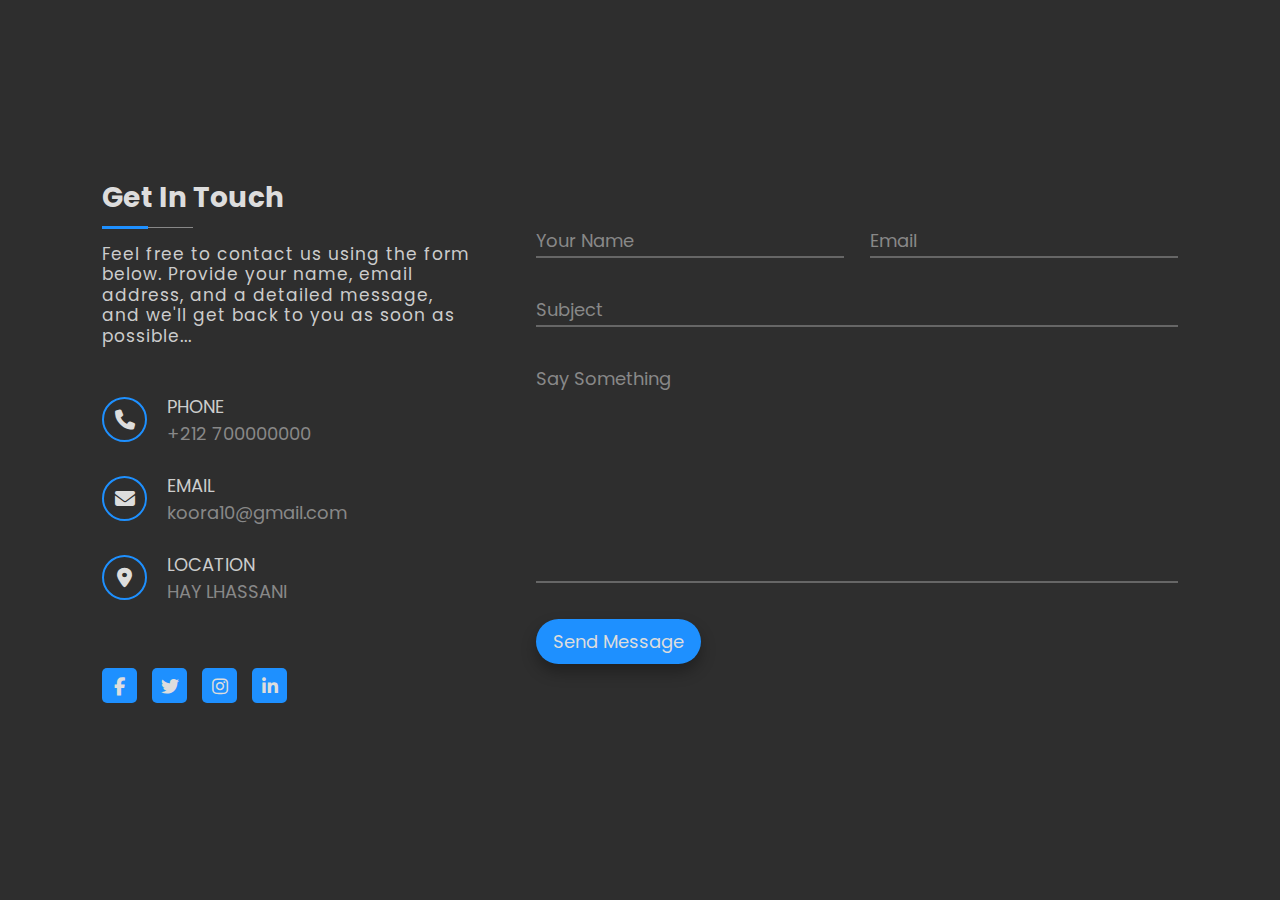
<file: webesite/ContactSection.html>
<!DOCTYPE html>
<html>
<head>
	<link rel="stylesheet" type="text/css" href="style11.css">

	<link rel="stylesheet" href="https://cdnjs.cloudflare.com/ajax/libs/font-awesome/6.1.1/css/all.min.css"/>

	<link href="https://fonts.googleapis.com/css2?family=Poppins:ital,wght@0,100;0,200;0,400;0,500;0,600;0,800;1,900&display=swap" rel="stylesheet">

	<meta name="viewport" content="width=device-width, initial-scale=1.0">

	<title>Contact Section</title>
</head>
<body>
	<div class="container">
		<main class="row">
			
			

			<section class="col left">
				
				<!--  *******   Title Starts   *******  -->

				<div class="contactTitle">
					<h2>Get In Touch</h2>
					<p>Feel free to contact us using the form below. Provide your name, email address, and a detailed message, and we'll get back to you as soon as possible...</p>
				</div>



				<div class="contactInfo">
					
					<div class="iconGroup">
						<div class="icon">
							<i class="fa-solid fa-phone"></i>
						</div>
						<div class="details">
							<span>Phone</span>
							<span>+212 700000000</span>
						</div>
					</div>

					<div class="iconGroup">
						<div class="icon">
							<i class="fa-solid fa-envelope"></i>
						</div>
						<div class="details">
							<span>Email</span>
							<span>koora10@gmail.com</span>
						</div>
					</div>

					<div class="iconGroup">
						<div class="icon">
							<i class="fa-solid fa-location-dot"></i>
						</div>
						<div class="details">
							<span>Location</span>
							<span>HAY LHASSANI</span>
						</div>
					</div>

				</div>



				<div class="socialMedia">
					<a href="#"><i class="fa-brands fa-facebook-f"></i></a>
					<a href="#"><i class="fa-brands fa-twitter"></i></a>
					<a href="#"><i class="fa-brands fa-instagram"></i></a>
					<a href="#"><i class="fa-brands fa-linkedin-in"></i></a>
				</div>


			</section>



			<section class="col right">
				

				<form class="messageForm">
					
					<div class="inputGroup halfWidth">
						<input type="text" name="" required="required">
						<label>Your Name</label>
					</div>

					<div class="inputGroup halfWidth">
						<input type="email" name="" required="required">
						<label>Email</label>
					</div>

					<div class="inputGroup fullWidth">
						<input type="text" name="" required="required">
						<label>Subject</label>
					</div>

					<div class="inputGroup fullWidth">
						<textarea required="required"></textarea>
						<label>Say Something</label>
					</div>

					<div class="inputGroup fullWidth">
						<button>Send Message</button>
					</div>

				</form>

				<!--  *******   Form Ends   *******  -->
			</section>

			<!--  *******   Right Section (Column) Ends   *******  -->

		</main>
	</div>
</body>
</html>
</file>
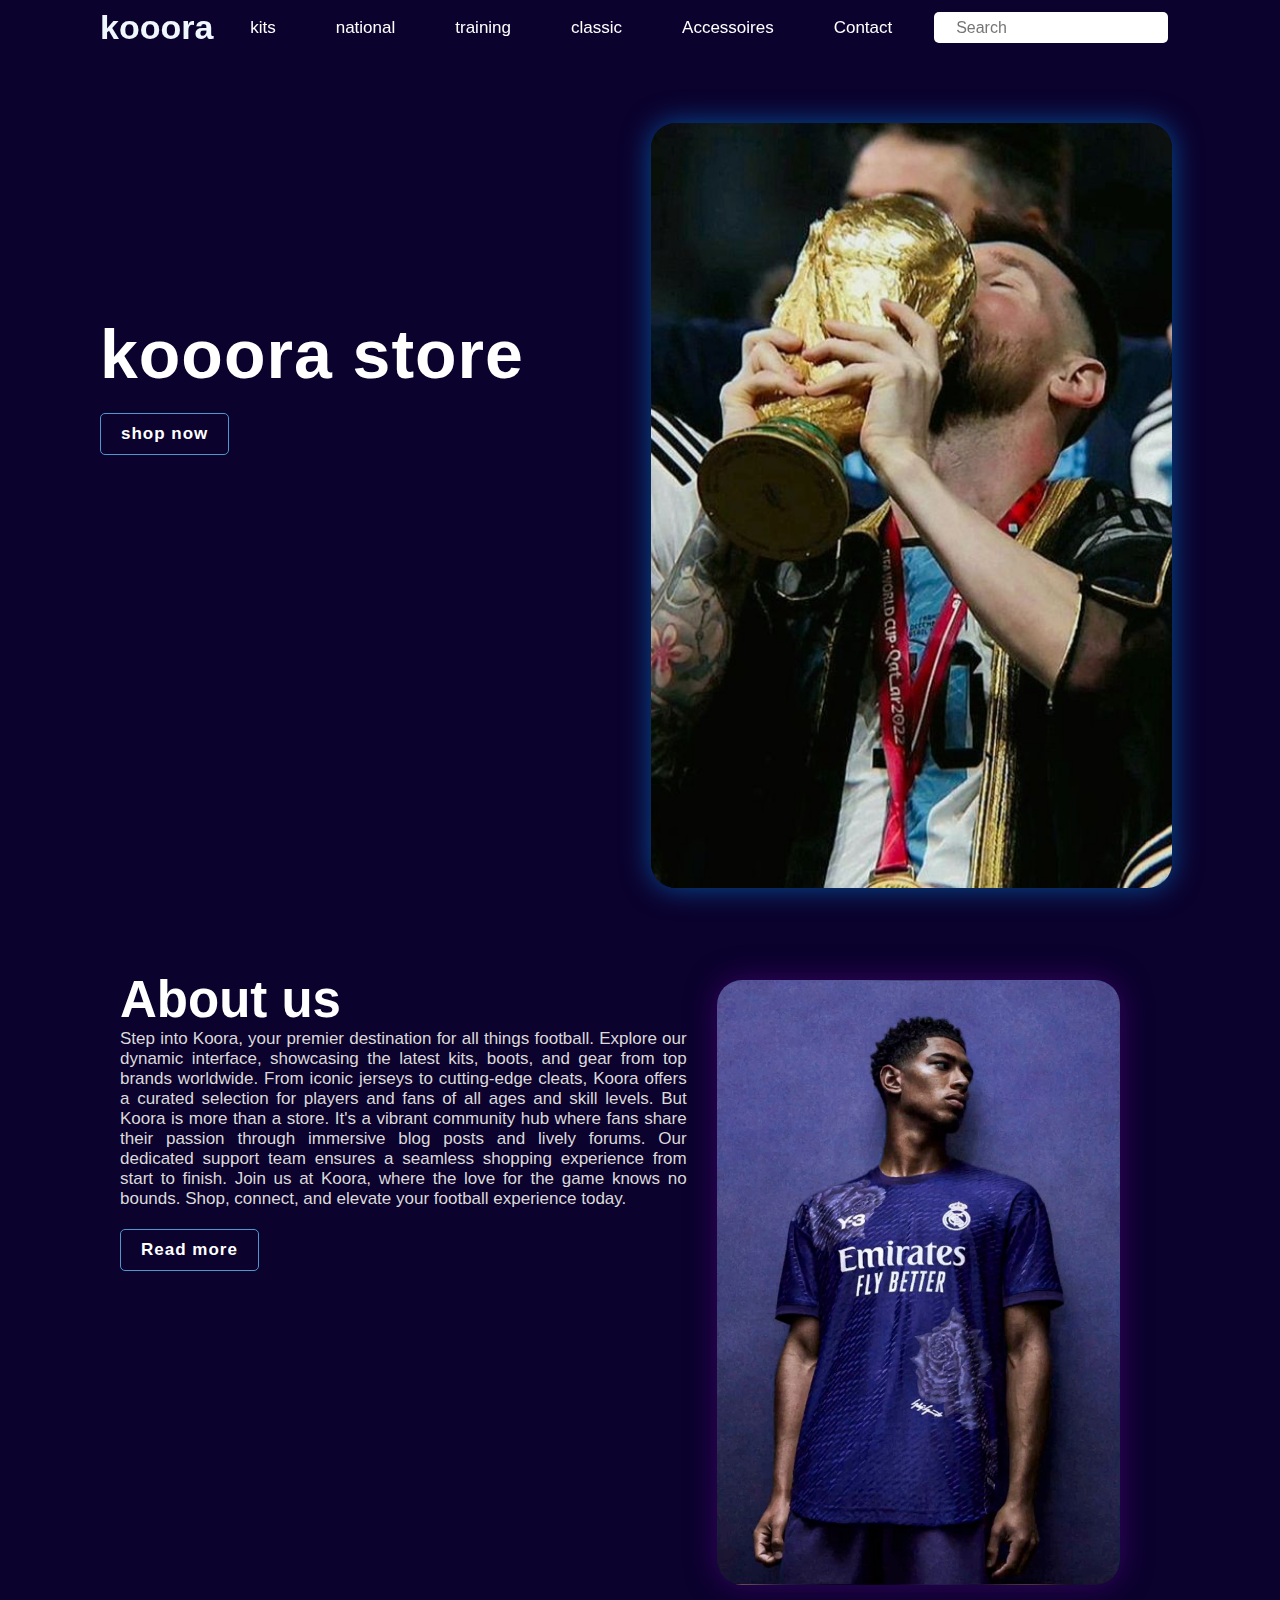
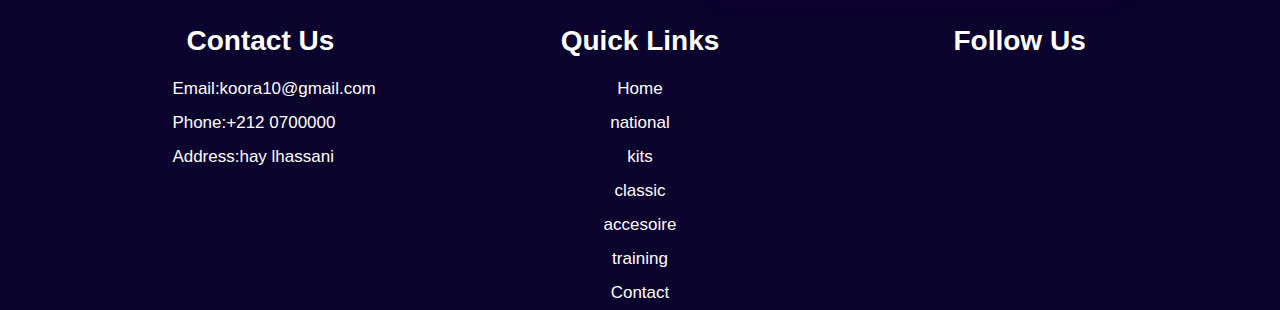
<file: webesite/indexx.html>
<!DOCTYPE html>
<html lang="en">
<head>
    <meta charset="UTF-8">
    <meta name="viewport" content="width=device-width, initial-scale=1.0">
    <title>Document</title>
    <link rel="stylesheet" href="style.css">
    <link href='https://unpkg.com/boxicons@2.1.4/css/boxicons.min.css' rel='stylesheet'>
    
</head>
<body>
    <header>
        <a href="#" class="logo">kooora</a>
        <ul class="xx">
            
            <li><a href="pages1.html">kits</a></li>
            <li><a href="page3.html">national</a></li>
            <li><a href="page5.html">training</a></li>
            <li><a href="page2.html">classic</a></li>
            <li><a href="page4.html">Accessoires</a></li>
            <li><a  href="ContactSection.html">Contact</a></li>
        </ul>
        <div class="action">
            <div class="searchbx">
                <a href="#"><i class='bx bx-search'></i></a>
                <input type="text" placeholder="Search">
            </div>
        </div>
        <div class="menu"></div>
        
    </header>
    <div class="banner">
        <div class="bg">
            <div class="cont">
                <h2>kooora store</h2>
                <a href="vvvv.html" class="btn">shop now</a>
            </div>
            <img src="🐐♡︎_.jfif" >
        </div>
    </div>
   <div class="about">
        <div class="box">
            <h2>About us</h2>
            <p>Step into Koora, your premier destination for all things football. Explore our dynamic interface, showcasing the latest kits, boots, and gear from top brands worldwide.

                From iconic jerseys to cutting-edge cleats, Koora offers a curated selection for players and fans of all ages and skill levels.
                
                But Koora is more than a store. It's a vibrant community hub where fans share their passion through immersive blog posts and lively forums. Our dedicated support team ensures a seamless shopping experience from start to finish.
                
                Join us at Koora, where the love for the game knows no bounds. Shop, connect, and elevate your football experience today.</p>
            <a href="#">Read more</a>
        </div>
        <img class="c" src="kits/Bellingham.jfif" >
        
   </div>
 
   <footer>
    <div class="container">
        <div class="footer-content">
            <h3>Contact Us</h3>
            <p>Email:koora10@gmail.com</p>
            <p>Phone:+212 0700000</p>
            <p>Address:hay lhassani</p>
        </div>
        <div class="footer-content">
            <h3>Quick Links</h3>
             <ul class="list">
                <li><a href="">Home</a></li>
                <li><a href="page3.html">national</a></li>
                <li><a href="pages1.html">kits</a></li>
                <li><a href="page2.html">classic</a></li>
                <li><a href="page4.html">accesoire</a></li>
                <li><a href="page5.html">training</a></li>
                <li><a href="ContactSection.html">Contact</a></li>
             </ul>
        </div>
        <div class="footer-content">
            <h3>Follow Us</h3>
            <ul class="social-icons">
             <li><a href=""><i class="fab fa-facebook"></i></a></li>
             <li><a href=""><i class="fab fa-twitter"></i></a></li>
             <li><a href=""><i class="fab fa-instagram"></i></a></li>
             <li><a href=""><i class="fab fa-linkedin"></i></a></li>
            </ul>
            </div>
    </div>
   
</footer>
   <script>
    window.addEventListener('scroll',function(){
        var header =document.querySelector('header');
        header.classList.toggle('sticky',window.scrollY>0);
    });
   </script>
    
</body>
</html>
</file>
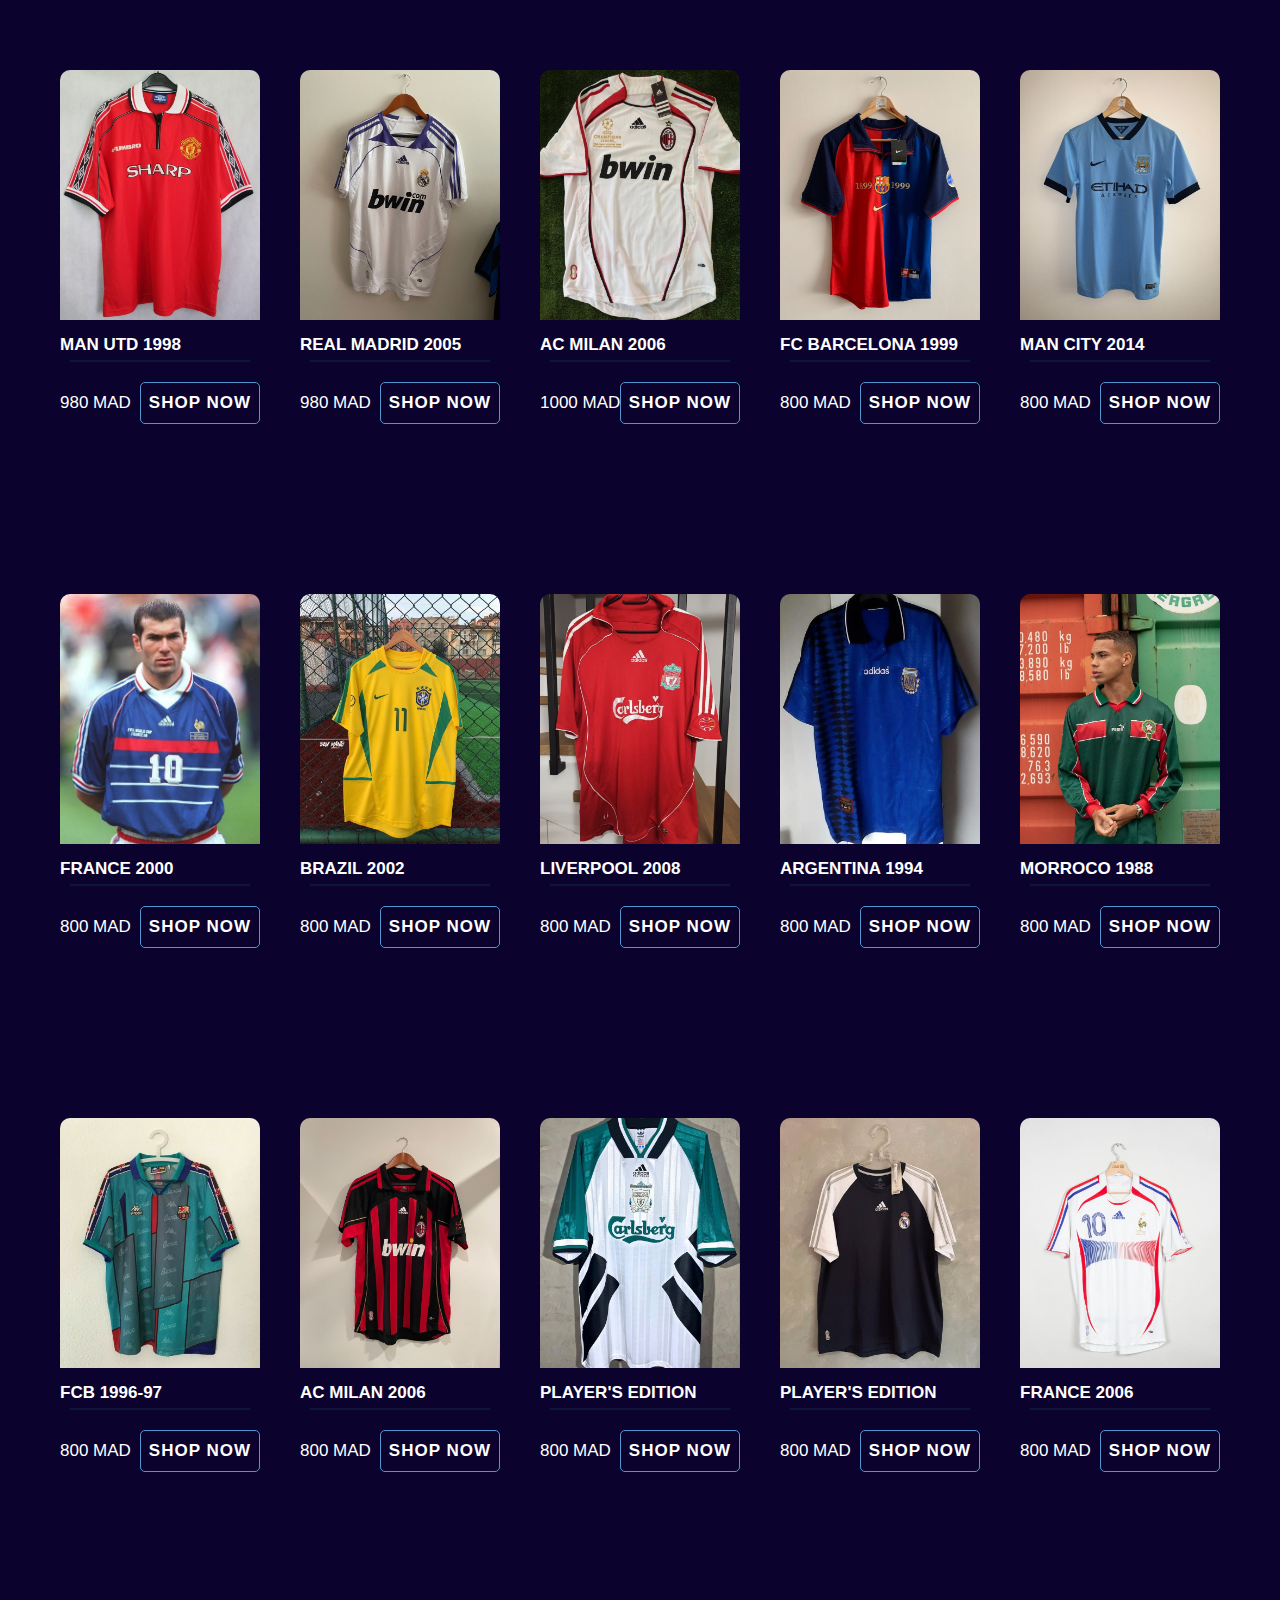
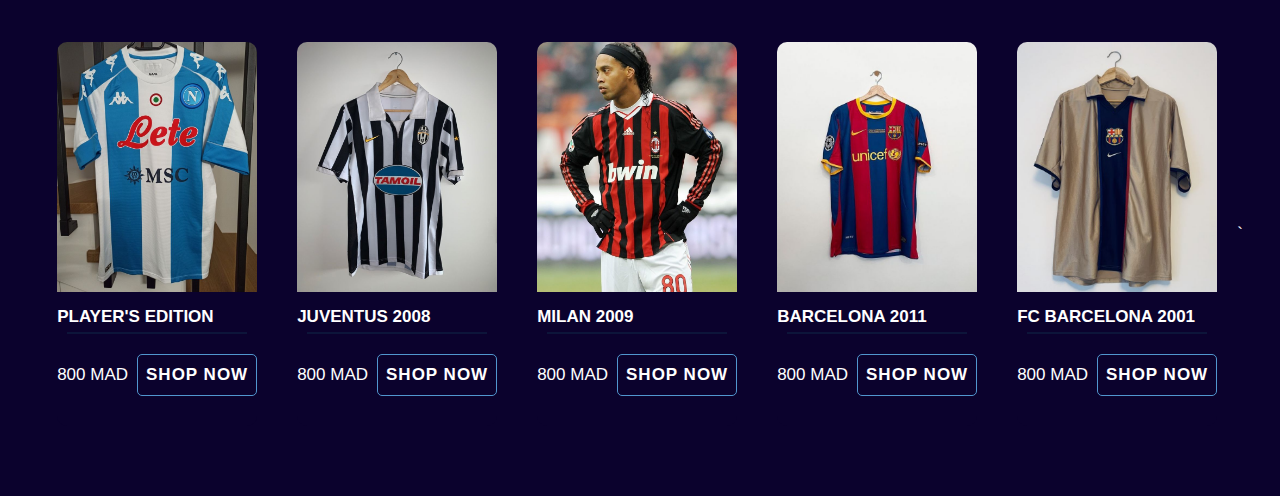
<file: webesite/page2.html>
<!DOCTYPE html>
<html lang="en">
<head>
    <meta charset="UTF-8">
    <meta name="viewport" content="width=device-width, initial-scale=1.0">
    <title>Document</title>
    <link rel="stylesheet" href="style.css">
</head>
<body>
    <div class="aa">
        <div class="bb" data-item="kits">
            <img src="classics/Memorabilia Football Shirts (English Clubs) for Sale - eBay.jfif" >
            <div class="contt">
                <h4>MAN UTD 1998</h4>
                
                <div class="cc"></div>
                <div class="info">
                    <p>980 MAD</p>
                    <a href="#">SHOP NOW</a>
                </div>
            </div>
        </div>
        <div class="bb" data-item="kits">
            <img src="classics/Jersey @adidas del @realmadrid que utilizó @fabiocannavaroofficial en el 2005.jfif" >
            <div class="contt">
                <h4>REAL MADRID 2005</h4>
                <div class="cc"></div>
                <div class="info">
                    <p>980 MAD</p>
                    <a href="#">SHOP NOW</a>
                </div>
            </div>
        </div>
        
        <div class="bb" data-item="kits">
            <img src="classics/0da6048d-10eb-456c-8d8a-69e24390a5ad.jfif" >
            <div class="contt">
                <h4>AC MILAN 2006</h4>
                <div class="cc"></div>
                <div class="info">
                    <p>1000 MAD</p>
                    <a href="#">SHOP NOW</a>
                </div>
            </div>
        </div>
        
        <div class="bb" data-item="kits">
            <img src="classics/Jersey Nike Barcelona 1999 Local.jfif" >
            <div class="contt">
                <h4>FC BARCELONA 1999</h4>
                <div class="cc"></div>
                <div class="info">
                    <p>800 MAD</p>
                    <a href="#">SHOP NOW</a>
                </div>
            </div>
        </div>
        <div class="bb" data-item="kits">
            <img src="classics/Jersey Nike Manchester City 2014, Local.jfif" >
            <div class="contt">
                <h4>MAN CITY 2014</h4>
                <div class="cc"></div>
                <div class="info">
                    <p>800 MAD</p>
                    <a href="#">SHOP NOW</a>
                </div>
            </div>
        </div>
        <div class="bb" data-item="kits">
            <img src="classics/France V England 2000 Football Photos and Premium High Res Pictures.jfif" >
            <div class="contt">
                <h4>FRANCE 2000</h4>
                <div class="cc"></div>
                <div class="info">
                    <p>800 MAD</p>
                    <a href="#">SHOP NOW</a>
                </div>
            </div>
        </div>
        <div class="bb" data-item="kits">
            <img src="classics/Camisa Seleção Brasileira retrô - Copa 2002 (1).jfif" >
            <div class="contt">
                <h4>BRAZIL 2002</h4>
                <div class="cc"></div>
                <div class="info">
                    <p>800 MAD</p>
                    <a href="#">SHOP NOW</a>
                </div>
            </div>
        </div>
        <div class="bb" data-item="kits">
            <img src="classics/HOME, 2006-2008.jfif" >
            <div class="contt">
                <h4>LIVERPOOL 2008</h4>
                <div class="cc"></div>
                <div class="info">
                    <p>800 MAD</p>
                    <a href="#">SHOP NOW</a>
                </div>
            </div>
        </div>
        <div class="bb" data-item="kits">
            <img src="classics/92d198c4-0b7b-414f-832c-049262fcfbfb.jfif" >
            <div class="contt">
                <h4>ARGENTINA 1994 </h4>
                <div class="cc"></div>
                <div class="info">
                    <p>800 MAD</p>
                    <a href="#">SHOP NOW</a>
                </div>
            </div>
        </div>
        <div class="bb" data-item="kits">
            <img src="classics/T-shirt équipe Nationale Maroc.jfif" >
            <div class="contt">
                <h4>MORROCO 1988</h4>
                <div class="cc"></div>
                <div class="info">
                    <p>800 MAD</p>
                    <a href="#">SHOP NOW</a>
                </div>
            </div>
        </div>
        <div class="bb" data-item="kits">
            <img src="classics/9fb92222-4534-40b3-aca5-66bc8acd1f07.jfif" >
            <div class="contt">
                <h4>FCB 1996-97</h4>
                <div class="cc"></div>
                <div class="info">
                    <p>800 MAD</p>
                    <a href="#">SHOP NOW</a>
                </div>
            </div>
        </div>
        <div class="bb" data-item="kits">
            <img src="classics/Jersey Adidas Milán del 2006.jfif" >
            <div class="contt">
                <h4>AC MILAN 2006</h4>
                <div class="cc"></div>
                <div class="info">
                    <p>800 MAD</p>
                    <a href="#">SHOP NOW</a>
                </div>
            </div>
        </div>
        <div class="bb" data-item="kits">
            <img src="classics/93-95.jfif" >
            <div class="contt">
                <h4>PLAYER'S EDITION</h4>
                <div class="cc"></div>
                <div class="info">
                    <p>800 MAD</p>
                    <a href="#">SHOP NOW</a>
                </div>
            </div>
        </div>
        <div class="bb" data-item="kits">
            <img src="classics/b01ba8b7-7919-4eb5-912b-667684699ca7.jfif" >
            <div class="contt">
                <h4>PLAYER'S EDITION</h4>
                <div class="cc"></div>
                <div class="info">
                    <p>800 MAD</p>
                    <a href="#">SHOP NOW</a>
                </div>
            </div>
        </div>
        <div class="bb" data-item="kits">
            <img src="classics/FOOTBALL _ lineupvintageshop.jfif" >
            <div class="contt">
                <h4>FRANCE 2006</h4>
                <div class="cc"></div>
                <div class="info">
                    <p>800 MAD</p>
                    <a href="#">SHOP NOW</a>
                </div>
            </div>
        </div>
        <div class="bb" data-item="kits">
            <img src="classics/4th Kit, 2020_2021.jfif" >
            <div class="contt">
                <h4>PLAYER'S EDITION</h4>
                <div class="cc"></div>
                <div class="info">
                    <p>800 MAD</p>
                    <a href="#">SHOP NOW</a>
                </div>
            </div>
        </div>
        <div class="bb" data-item="kits">
            <img src="classics/Jersey Nike Juventus 2008 Local.jfif" >
            <div class="contt">
                <h4>JUVENTUS 2008</h4>
                <div class="cc"></div>
                <div class="info">
                    <p>800 MAD</p>
                    <a href="#">SHOP NOW</a>
                </div>
            </div>
        </div>
        <div class="bb" data-item="kits">
            <img src="classics/téléchargé.jfif" >
            <div class="contt">
                <h4>MILAN 2009</h4>
                <div class="cc"></div>
                <div class="info">
                    <p>800 MAD</p>
                    <a href="#">SHOP NOW</a>
                </div>
            </div>
        </div>
        <div class="bb" data-item="kits">
            <img src="classics/44a7390e-d62c-4b87-bf8d-3081cc3df0fe.jfif" >
            <div class="contt">
                <h4>BARCELONA 2011</h4>
                <div class="cc"></div>
                <div class="info">
                    <p>800 MAD</p>
                    <a href="#">SHOP NOW</a>
                </div>
            </div>
        </div>
        <div class="bb" data-item="kits">
            <img src="classics/Barcelona 2001-03 Away Kit.jfif" >
            <div class="contt">
                <h4>FC BARCELONA 2001</h4>
                <div class="cc"></div>
                <div class="info">
                    <p>800 MAD</p>
                    <a href="#">SHOP NOW</a>
                </div>
            </div>
        </div>                                     `
    
</body>
</html>
</file>
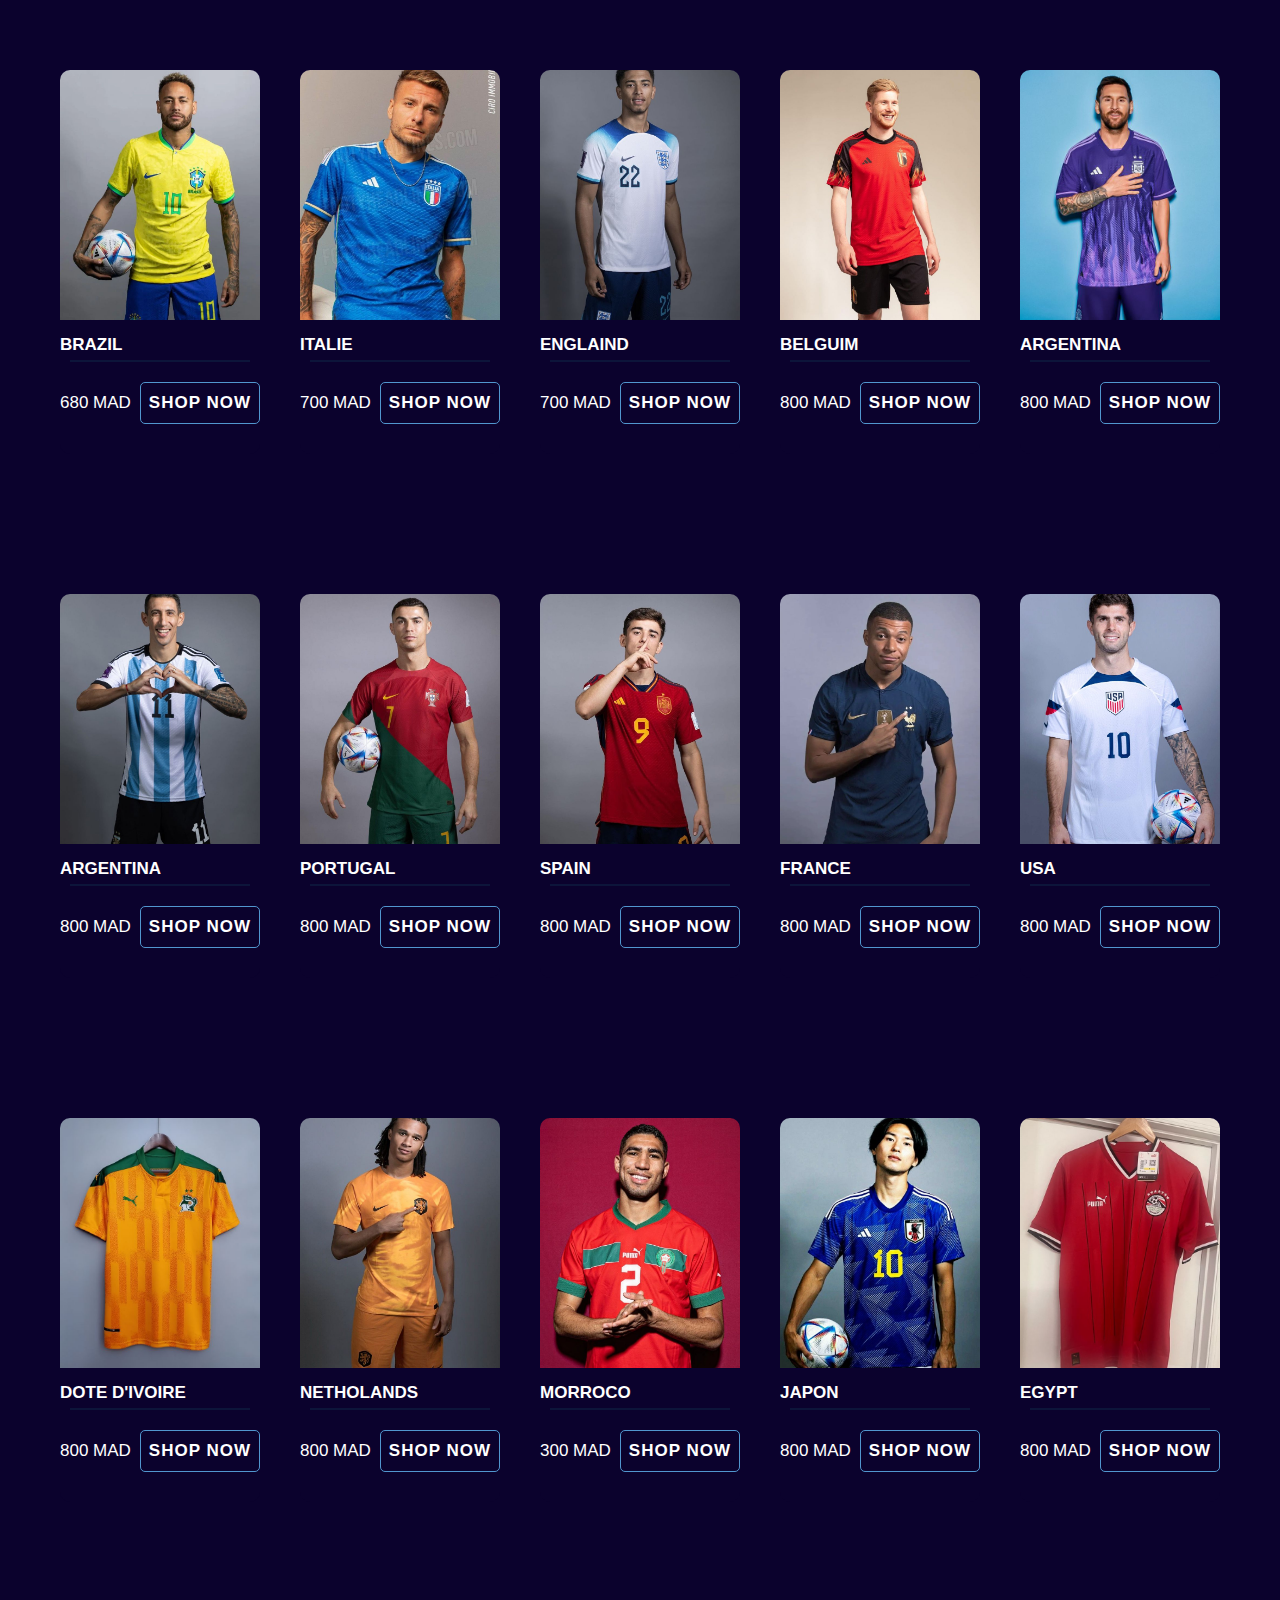
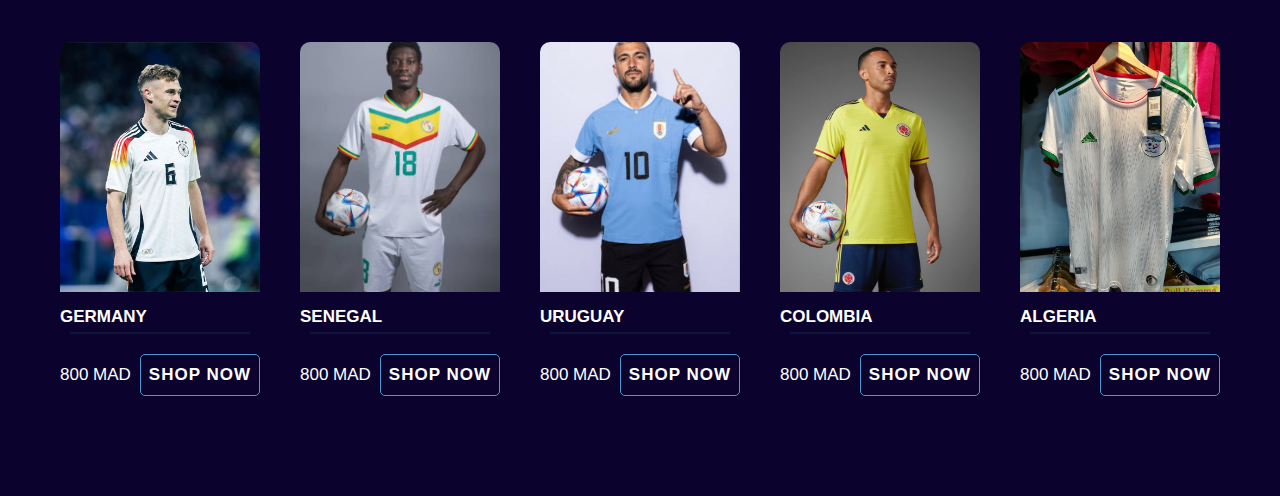
<file: webesite/page3.html>
<!DOCTYPE html>
<html lang="en">
<head>
    <meta charset="UTF-8">
    <meta name="viewport" content="width=device-width, initial-scale=1.0">
    <title>Document</title>
    <link rel="stylesheet" href="style.css">
</head>
<body>
    <div class="aa">
        <div class="bb" data-item="kits">
            <img src="national t-shirt/437dfa4b-e0f6-400e-b8ca-1e3eaf869784.jfif" >
            <div class="contt">
                <h4>BRAZIL</h4>
                <div class="cc"></div>
                <div class="info">
                    <p>680 MAD</p>
                    <a href="#">SHOP NOW</a>
                </div>
            </div>
        </div>
        <div class="bb" data-item="kits">
            <img src="national t-shirt/7f5d9abc-a1ad-4d5a-b897-3e6ae5a0fb8e.jfif" >
            <div class="contt">
                <h4>ITALIE</h4>
                <div class="cc"></div>
                <div class="info">
                    <p>700 MAD</p>
                    <a href="#">SHOP NOW</a>
                </div>
            </div>
        </div>
        
        <div class="bb" data-item="kits">
            <img src="national t-shirt/088e691e-4c68-4015-b61c-54d68e75e364.jfif" >
            <div class="contt">
                <h4>ENGLAIND</h4>
                <div class="cc"></div>
                <div class="info">
                    <p>700 MAD</p>
                    <a href="#">SHOP NOW</a>
                </div>
            </div>
        </div>
        
        <div class="bb" data-item="kits">
            <img src="national t-shirt/Belgium 2022 FIFA World Cup Home Kit_.jfif" >
            <div class="contt">
                <h4>BELGUIM</h4>
                <div class="cc"></div>
                <div class="info">
                    <p>800 MAD</p>
                    <a href="#">SHOP NOW</a>
                </div>
            </div>
        </div>
        <div class="bb" data-item="kits">
            <img src="national t-shirt/Bleacher Report Football on Instagram_ _Argentina….jfif" >
            <div class="contt">
                <h4>ARGENTINA</h4>
                <div class="cc"></div>
                <div class="info">
                    <p>800 MAD</p>
                    <a href="#">SHOP NOW</a>
                </div>
            </div>
        </div>
        <div class="bb" data-item="kits">
            <img src="national t-shirt/e5e1283e-e1c3-4d16-abc1-de9205163e7a.jfif" >
            <div class="contt">
                <h4>ARGENTINA</h4>
                <div class="cc"></div>
                <div class="info">
                    <p>800 MAD</p>
                    <a href="#">SHOP NOW</a>
                </div>
            </div>
        </div>
        <div class="bb" data-item="kits">
            <img src="national t-shirt/e92127c2-7edf-45db-8f5f-2f7b833f8f32.jfif
            " >
            <div class="contt">
                <h4>PORTUGAL</h4>
                <div class="cc"></div>
                <div class="info">
                    <p>800 MAD</p>
                    <a href="#">SHOP NOW</a>
                </div>
            </div>
        </div>
        <div class="bb" data-item="kits">
            <img src="national t-shirt/Gavi.jfif" >
            <div class="contt">
                <h4>SPAIN</h4>
                <div class="cc"></div>
                <div class="info">
                    <p>800 MAD</p>
                    <a href="#">SHOP NOW</a>
                </div>
            </div>
        </div>
        <div class="bb" data-item="kits">
            <img src="national t-shirt/Kylian Mbappe France 🇨🇵 team WK 2022.jfif" >
            <div class="contt">
                <h4>FRANCE </h4>
                <div class="cc"></div>
                <div class="info">
                    <p>800 MAD</p>
                    <a href="#">SHOP NOW</a>
                </div>
            </div>
        </div>
        <div class="bb" data-item="kits">
            <img src="national t-shirt/6978b9ee-06b7-46b3-876d-fc3e1d2ec414.jfif" >
            <div class="contt">
                <h4>USA</h4>
                <div class="cc"></div>
                <div class="info">
                    <p>800 MAD</p>
                    <a href="#">SHOP NOW</a>
                </div>
            </div>
        </div>
        <div class="bb" data-item="kits">
            <img src="national t-shirt/Ivory Coast-Home.jfif" >
            <div class="contt">
                <h4>DOTE D'IVOIRE</h4>
                <div class="cc"></div>
                <div class="info">
                    <p>800 MAD</p>
                    <a href="#">SHOP NOW</a>
                </div>
            </div>
        </div>
        <div class="bb" data-item="kits">
            <img src="national t-shirt/Nathan Aké.jfif" >
            <div class="contt">
                <h4>NETHOLANDS</h4>
                <div class="cc"></div>
                <div class="info">
                    <p>800 MAD</p>
                    <a href="#">SHOP NOW</a>
                </div>
            </div>
        </div>
        <div class="bb" data-item="kits">
            <img src="national t-shirt/HAK.jfif" >
            <div class="contt">
                <h4>MORROCO</h4>
                <div class="cc"></div>
                <div class="info">
                    <p>300 MAD</p>
                    <a href="#">SHOP NOW</a>
                </div>
            </div>
        </div>
        <div class="bb" data-item="kits">
            <img src="national t-shirt/Takumi Minamino 🇯🇵.jfif" >
            <div class="contt">
                <h4>JAPON</h4>
                <div class="cc"></div>
                <div class="info">
                    <p>800 MAD</p>
                    <a href="#">SHOP NOW</a>
                </div>
            </div>
        </div>
        <div class="bb" data-item="kits">
            <img src="national t-shirt/Puma Shirts _ Puma Egypt Home Jersey Kit Football Soccer New Size Small _ Color_ Red _ Size_ S.jfif" >
            <div class="contt">
                <h4>EGYPT</h4>
                <div class="cc"></div>
                <div class="info">
                    <p>800 MAD</p>
                    <a href="#">SHOP NOW</a>
                </div>
            </div>
        </div>
        <div class="bb" data-item="kits">
            <img src="national t-shirt/JK6 🇩🇪 (1).jfif" >
            <div class="contt">
                <h4>GERMANY</h4>
                <div class="cc"></div>
                <div class="info">
                    <p>800 MAD</p>
                    <a href="#">SHOP NOW</a>
                </div>
            </div>
        </div>
        <div class="bb" data-item="kits">
            <img src="national t-shirt/Ismaila Sarr Photos and Premium High Res Pictures.jfif" >
            <div class="contt">
                <h4>SENEGAL</h4>
                <div class="cc"></div>
                <div class="info">
                    <p>800 MAD</p>
                    <a href="#">SHOP NOW</a>
                </div>
            </div>
        </div>
        <div class="bb" data-item="kits">
            <img src="national t-shirt/Giorgian de Arrascaeta of Uruguay.jfif" >
            <div class="contt">
                <h4>URUGUAY</h4>
                <div class="cc"></div>
                <div class="info">
                    <p>800 MAD</p>
                    <a href="#">SHOP NOW</a>
                </div>
            </div>
        </div>
        <div class="bb" data-item="kits">
            <img src="national t-shirt/Adidas Shirts _ Adidas Colombia 22 Home Authentic Jersey Large Nwt _ Color_ Red_Yellow _ Size_ L.jfif" >
            <div class="contt">
                <h4>COLOMBIA</h4>
                <div class="cc"></div>
                <div class="info">
                    <p>800 MAD</p>
                    <a href="#">SHOP NOW</a>
                </div>
            </div>
        </div>
        <div class="bb" data-item="kits">
            <img src="national t-shirt/6f8b5e89-8129-4d9b-b290-9121bb3eb5f2.jfif" >
            <div class="contt">
                <h4>ALGERIA</h4>
                <div class="cc"></div>
                <div class="info">
                    <p>800 MAD</p>
                    <a href="#">SHOP NOW</a>
                </div>
            </div>
        </div>
        
        
        
    </div>
    
</body>
</body>
</html>
</file>
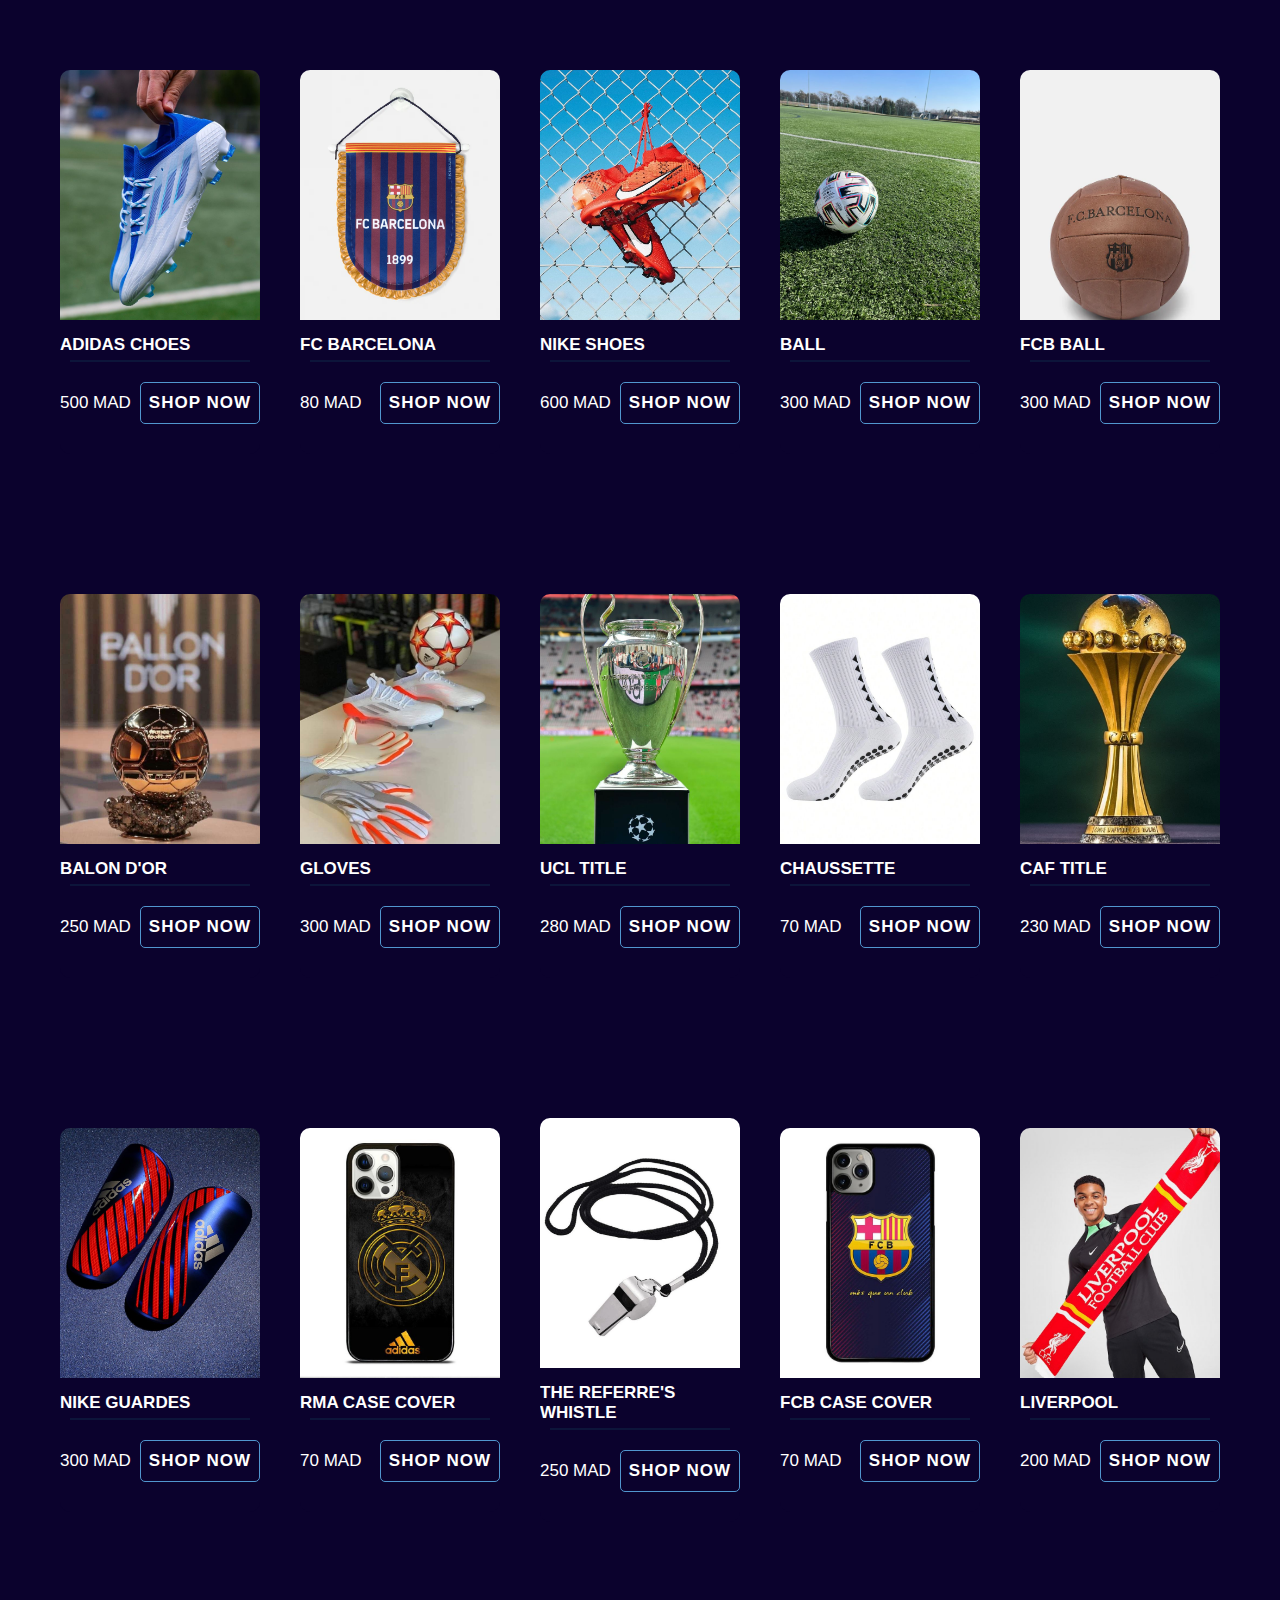
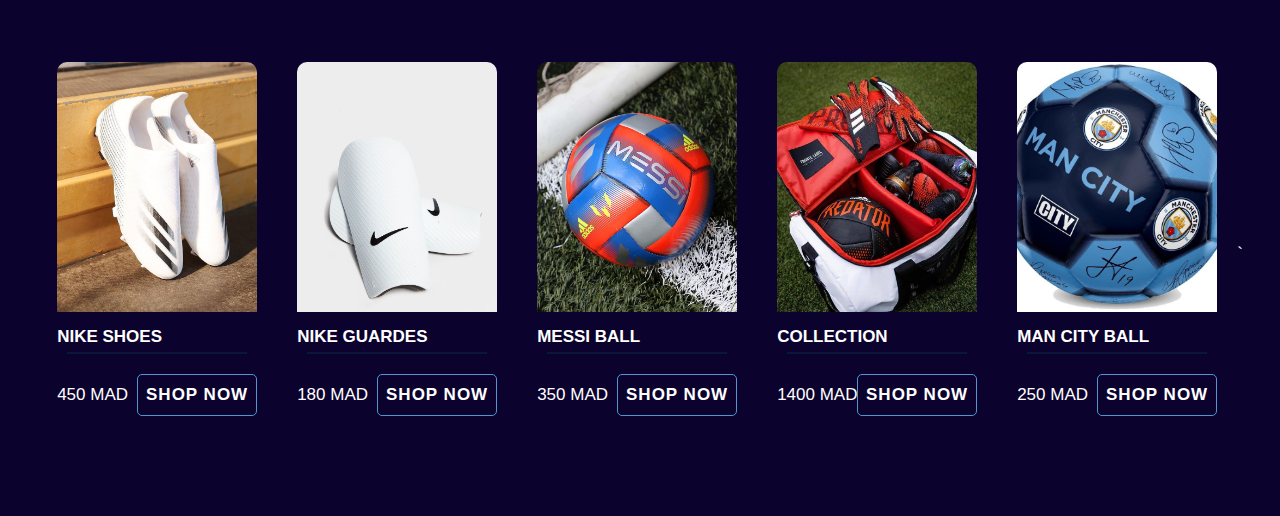
<file: webesite/page4.html>
<!DOCTYPE html>
<html lang="en">
<head>
    <meta charset="UTF-8">
    <meta name="viewport" content="width=device-width, initial-scale=1.0">
    <title>Document</title>
    <link rel="stylesheet" href="style.css">
    
</head>
<body>
    <div class="aa">
        <div class="bb" data-item="kits">
            <img src="accesoire/Adidas X Speedflow.jfif" >
            <div class="contt">
                <h4>ADIDAS CHOES</h4>
                <div class="cc"></div>
                <div class="info">
                    <p>500 MAD</p>
                    <a href="#">SHOP NOW</a>
                </div>
            </div>
        </div>
        <div class="bb" data-item="kits">
            <img src="accesoire/unnamed_4b9a25f3-a3e0-4db5-8d7a-60da14b0727e.webp" >
            <div class="contt">
                <h4>FC BARCELONA</h4>
                <div class="cc"></div>
                <div class="info">
                    <p>80 MAD</p>
                    <a href="#">SHOP NOW</a>
                </div>
            </div>
        </div>
        
        <div class="bb" data-item="kits">
            <img src="accesoire/Nike Mercurial Superfly MDS 007.jfif" >
            <div class="contt">
                <h4>NIKE SHOES</h4>
                <div class="cc"></div>
                <div class="info">
                    <p>600 MAD</p>
                    <a href="#">SHOP NOW</a>
                </div>
            </div>
        </div>
        
        <div class="bb" data-item="kits">
            <img src="accesoire/Football aesthetics.jfif" >
            <div class="contt">
                <h4>BALL</h4>
                <div class="cc"></div>
                <div class="info">
                    <p>300 MAD</p>
                    <a href="#">SHOP NOW</a>
                </div>
            </div>
        </div>
        <div class="bb" data-item="kits">
            <img src="accesoire/unnamed_34d04124-7ea2-4aca-a58e-067f60e1da00.webp" >
            <div class="contt">
                <h4>FCB BALL</h4>
                <div class="cc"></div>
                <div class="info">
                    <p>300 MAD</p>
                    <a href="#">SHOP NOW</a>
                </div>
            </div>
        </div>
        <div class="bb" data-item="kits">
            <img src="accesoire/e70168ba-b46d-4517-b16b-a5a88f2dc94c.jfif" >
            <div class="contt">
                <h4>BALON D'OR</h4>
                <div class="cc"></div>
                <div class="info">
                    <p>250 MAD</p>
                    <a href="#">SHOP NOW</a>
                </div>
            </div>
        </div>
        <div class="bb" data-item="kits">
            <img src="accesoire/⚽♥️⚽.jfif" >
            <div class="contt">
                <h4>GLOVES</h4>
                <div class="cc"></div>
                <div class="info">
                    <p>300 MAD</p>
                    <a href="#">SHOP NOW</a>
                </div>
            </div>
        </div>
        <div class="bb" data-item="kits">
            <img src="accesoire/a30cc79b-60b3-48d4-8cbc-cbf2ccbf53e0.jfif" >
            <div class="contt">
                <h4>UCL TITLE</h4>
                <div class="cc"></div>
                <div class="info">
                    <p>280 MAD</p>
                    <a href="#">SHOP NOW</a>
                </div>
            </div>
        </div>
        <div class="bb" data-item="kits">
            <img src="accesoire/1 paire Chaussettes anti-dérapant football athlétique.jfif" >
            <div class="contt">
                <h4>CHAUSSETTE</h4>
                <div class="cc"></div>
                <div class="info">
                    <p>70 MAD</p>
                    <a href="#">SHOP NOW</a>
                </div>
            </div>
        </div>
        <div class="bb" data-item="kits">
            <img src="accesoire/eaaaf61e-1441-4ad7-b571-888414f65043.jfif" >
            <div class="contt">
                <h4>CAF TITLE</h4>
                <div class="cc"></div>
                <div class="info">
                    <p>230 MAD</p>
                    <a href="#">SHOP NOW</a>
                </div>
            </div>
        </div>
        <div class="bb" data-item="kits">
            <img src="accesoire/Espinilleras adidas.jfif" >
            <div class="contt">
                <h4>NIKE GUARDES</h4>
                <div class="cc"></div>
                <div class="info">
                    <p>300 MAD</p>
                    <a href="#">SHOP NOW</a>
                </div>
            </div>
        </div>
        <div class="bb" data-item="kits">
            <img src="accesoire/REAL MADRID GOLD iPhone 12 Pro Case Cover.jfif" >
            <div class="contt">
                <h4>RMA CASE COVER</h4>
                <div class="cc"></div>
                <div class="info">
                    <p>70 MAD</p>
                    <a href="#">SHOP NOW</a>
                </div>
            </div>
        </div>
        <div class="bb" data-item="kits">
            <img src="accesoire/1pc Stainless Steel Sport Coach Whistle With Lanyard.jfif" >
            <div class="contt">
                <h4>THE REFERRE'S WHISTLE</h4>
                <div class="cc"></div>
                <div class="info">
                    <p>250 MAD</p>
                    <a href="#">SHOP NOW</a>
                </div>
            </div>
        </div>
        <div class="bb" data-item="kits">
            <img src="accesoire/BARCELONA BARCA iPhone 11 Pro Max Case Cover.jfif" >
            <div class="contt">
                <h4>FCB CASE COVER</h4>
                <h4></h4>
                <div class="cc"></div>
                <div class="info">
                    <p>70 MAD</p>
                    <a href="#">SHOP NOW</a>
                </div>
            </div>
        </div>
        <div class="bb" data-item="kits">
            <img src="accesoire/47 Brand Liverpool FC Scarf - Red.jfif" >
            <div class="contt">
                <h4>LIVERPOOL </h4>
                <div class="cc"></div>
                <div class="info">
                    <p>200 MAD</p>
                    <a href="#">SHOP NOW</a>
                </div>
            </div>
        </div>
        <div class="bb" data-item="kits">
            <img src="accesoire/Where To Buy Shop Soccer Shoes,Nike Soccer Cleats,Adidas Soccer Shoes (1).jfif" >
            <div class="contt">
                <h4>NIKE SHOES</h4>
                <div class="cc"></div>
                <div class="info">
                    <p>450 MAD</p>
                    <a href="#">SHOP NOW</a>
                </div>
            </div>
        </div>
        <div class="bb" data-item="kits">
            <img src="accesoire/Nike Shin Guards - White - Mens.jfif" >
            <div class="contt">
                <h4>NIKE GUARDES</h4>
                <div class="cc"></div>
                <div class="info">
                    <p>180 MAD</p>
                    <a href="#">SHOP NOW</a>
                </div>
            </div>
        </div>
        <div class="bb" data-item="kits">
            <img src="accesoire/Balón Messi.jfif" >
            <div class="contt">
                <h4>MESSI BALL</h4>
                <div class="cc"></div>
                <div class="info">
                    <p>350 MAD</p>
                    <a href="#">SHOP NOW</a>
                </div>
            </div>
        </div>
        <div class="bb" data-item="kits">
            <img src="accesoire/How To Buy cheap nike shoes football shoes Adidas Soccer Cleats Free Shipping_.jfif" >
            <div class="contt">
                <h4>COLLECTION</h4>
                <div class="cc"></div>
                <div class="info">
                    <p>1400 MAD</p>
                    <a href="#">SHOP NOW</a>
                </div>
            </div>
        </div>
        <div class="bb" data-item="kits">
            <img src="accesoire/Team Merchandise Signature Football - Man City.jfif" >
            <div class="contt">
                <h4>MAN CITY BALL</h4>
                <div class="cc"></div>
                <div class="info">
                    <p>250 MAD</p>
                    <a href="#">SHOP NOW</a>
                </div>
            </div>
        </div>                                     `
    
    
</body>
</html>
</file>
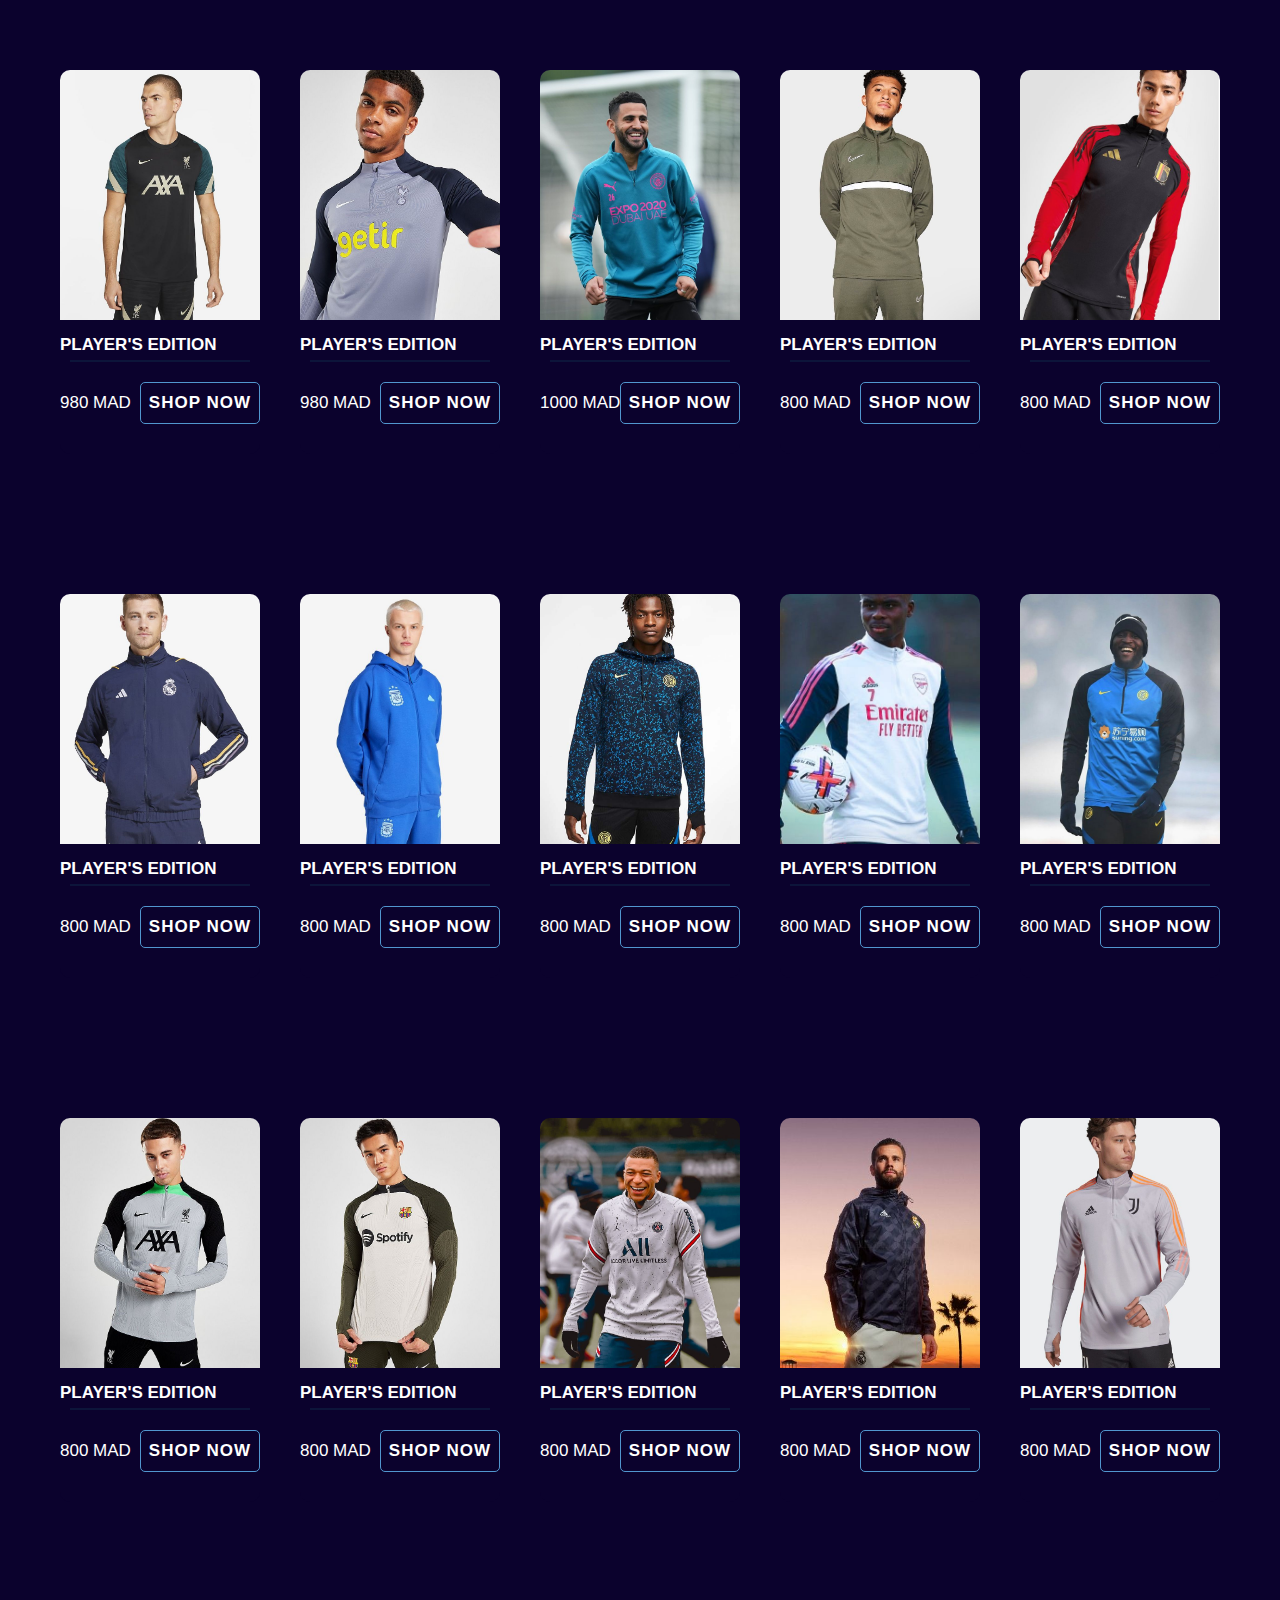
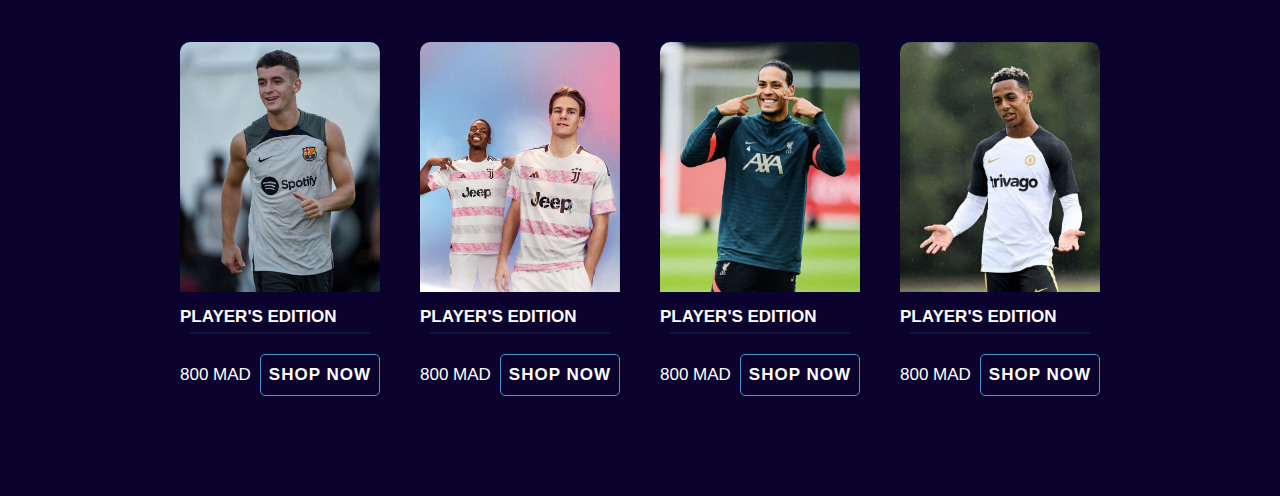
<file: webesite/page5.html>
<!DOCTYPE html>
<html lang="en">
<head>
    <meta charset="UTF-8">
    <meta name="viewport" content="width=device-width, initial-scale=1.0">
    <title>Document</title>
    <link rel="stylesheet" href="style.css">
</head>
<body>
    <div class="aa">
        <div class="bb" data-item="kits">
            <img src="training/57507f3a-a8f2-4c10-8d07-a3d6262d3e4c.jfif" >
            <div class="contt">
                <h4>PLAYER'S EDITION</h4>
                <div class="cc"></div>
                <div class="info">
                    <p>980 MAD</p>
                    <a href="#">SHOP NOW</a>
                </div>
            </div>
        </div>
        <div class="bb" data-item="kits">
            <img src="training/Men's Nike _ Trainers, Air Max, High Tops, Hoodies & More _ JD Sports UK (1).jfif" >
            <div class="contt">
                <h4>PLAYER'S EDITION</h4>
                <div class="cc"></div>
                <div class="info">
                    <p>980 MAD</p>
                    <a href="#">SHOP NOW</a>
                </div>
            </div>
        </div>
        
        <div class="bb" data-item="kits">
            <img src="training/Foot Riyad Mahrez.jfif" >
            <div class="contt">
                <h4>PLAYER'S EDITION</h4>
                <div class="cc"></div>
                <div class="info">
                    <p>1000 MAD</p>
                    <a href="#">SHOP NOW</a>
                </div>
            </div>
        </div>
        
        <div class="bb" data-item="kits">
            <img src="training/Jd.jfif" >
            <div class="contt">
                <h4>PLAYER'S EDITION</h4>
                <div class="cc"></div>
                <div class="info">
                    <p>800 MAD</p>
                    <a href="#">SHOP NOW</a>
                </div>
            </div>
        </div>
        <div class="bb" data-item="kits">
            <img src="training/adidas Belgium Training Top - Black - Mens.jfif" >
            <div class="contt">
                <h4>PLAYER'S EDITION</h4>
                <div class="cc"></div>
                <div class="info">
                    <p>800 MAD</p>
                    <a href="#">SHOP NOW</a>
                </div>
            </div>
        </div>
        <div class="bb" data-item="kits">
            <img src="training/adidas Performance REAL MADRID PRESENTATION JACKET - Veste de survêtement - legend ink.jfif" >
            <div class="contt">
                <h4>PLAYER'S EDITION</h4>
                <div class="cc"></div>
                <div class="info">
                    <p>800 MAD</p>
                    <a href="#">SHOP NOW</a>
                </div>
            </div>
        </div>
        <div class="bb" data-item="kits">
            <img src="training/adidas Argentina 2024 Travel FZHD Top Bold Blue.jfif" >
            <div class="contt">
                <h4>PLAYER'S EDITION</h4>
                <div class="cc"></div>
                <div class="info">
                    <p>800 MAD</p>
                    <a href="#">SHOP NOW</a>
                </div>
            </div>
        </div>
        <div class="bb" data-item="kits">
            <img src="training/Nike Launch Inter Milan 20_21 Training & Apparel Collection - SoccerBible.jfif" >
            <div class="contt">
                <h4>PLAYER'S EDITION</h4>
                <div class="cc"></div>
                <div class="info">
                    <p>800 MAD</p>
                    <a href="#">SHOP NOW</a>
                </div>
            </div>
        </div>
        <div class="bb" data-item="kits">
            <img src="training/f9303500-5c7c-47c3-82a1-66c9b11c4d78.jfif" >
            <div class="contt">
                <h4>PLAYER'S EDITION</h4>
                <div class="cc"></div>
                <div class="info">
                    <p>800 MAD</p>
                    <a href="#">SHOP NOW</a>
                </div>
            </div>
        </div>
        <div class="bb" data-item="kits">
            <img src="training/49005517-232f-4d18-bdbf-699397e56d0e.jfif" >
            <div class="contt">
                <h4>PLAYER'S EDITION</h4>
                <div class="cc"></div>
                <div class="info">
                    <p>800 MAD</p>
                    <a href="#">SHOP NOW</a>
                </div>
            </div>
        </div>
        <div class="bb" data-item="kits">
            <img src="training/Men's Nike _ Trainers, Air Max, High Tops, Hoodies & More _ JD Sports UK (2).jfif" >
            <div class="contt">
                <h4>PLAYER'S EDITION</h4>
                <div class="cc"></div>
                <div class="info">
                    <p>800 MAD</p>
                    <a href="#">SHOP NOW</a>
                </div>
            </div>
        </div>
        <div class="bb" data-item="kits">
            <img src="training/Men's Nike _ Trainers, Air Max, High Tops, Hoodies & More _ JD Sports UK.jfif" >
            <div class="contt">
                <h4>PLAYER'S EDITION</h4>
                <div class="cc"></div>
                <div class="info">
                    <p>800 MAD</p>
                    <a href="#">SHOP NOW</a>
                </div>
            </div>
        </div>
        <div class="bb" data-item="kits">
            <img src="training/Kylian Mbappé 😄.jfif" >
            <div class="contt">
                <h4>PLAYER'S EDITION</h4>
                <div class="cc"></div>
                <div class="info">
                    <p>800 MAD</p>
                    <a href="#">SHOP NOW</a>
                </div>
            </div>
        </div>
        <div class="bb" data-item="kits">
            <img src="training/6_.jfif" >
            <div class="contt">
                <h4>PLAYER'S EDITION</h4>
                <div class="cc"></div>
                <div class="info">
                    <p>800 MAD</p>
                    <a href="#">SHOP NOW</a>
                </div>
            </div>
        </div>
        <div class="bb" data-item="kits">
            <img src="training/Mens adidas Grey Juventus Tiro Training Top -  Grey.jfif" >
            <div class="contt">
                <h4>PLAYER'S EDITION</h4>
                <div class="cc"></div>
                <div class="info">
                    <p>800 MAD</p>
                    <a href="#">SHOP NOW</a>
                </div>
            </div>
        </div>
        <div class="bb" data-item="kits">
            <img src="training/Casádo (1).jfif" >
            <div class="contt">
                <h4>PLAYER'S EDITION</h4>
                <div class="cc"></div>
                <div class="info">
                    <p>800 MAD</p>
                    <a href="#">SHOP NOW</a>
                </div>
            </div>
        </div>
        <div class="bb" data-item="kits">
            <img src="training/Juventus Away Shirt 23.jfif" >
            <div class="contt">
                <h4>PLAYER'S EDITION</h4>
                <div class="cc"></div>
                <div class="info">
                    <p>800 MAD</p>
                    <a href="#">SHOP NOW</a>
                </div>
            </div>
        </div>
        <div class="bb" data-item="kits">
            <img src="training/d450329b-ea9c-4ab1-9042-2e74d6a2fc91.jfif" >
            <div class="contt">
                <h4>PLAYER'S EDITION</h4>
                <div class="cc"></div>
                <div class="info">
                    <p>800 MAD</p>
                    <a href="#">SHOP NOW</a>
                </div>
            </div>
        </div>
        <div class="bb" data-item="kits">
            <img src="training/Chelsea 23_24 training kit on 🔥.jfif" >
            <div class="contt">
                <h4>PLAYER'S EDITION</h4>
                <div class="cc"></div>
                <div class="info">
                    <p>800 MAD</p>
                    <a href="#">SHOP NOW</a>
                </div>
            </div>
        </div>
        
        
        
    </div>
</body>
</html>
</file>
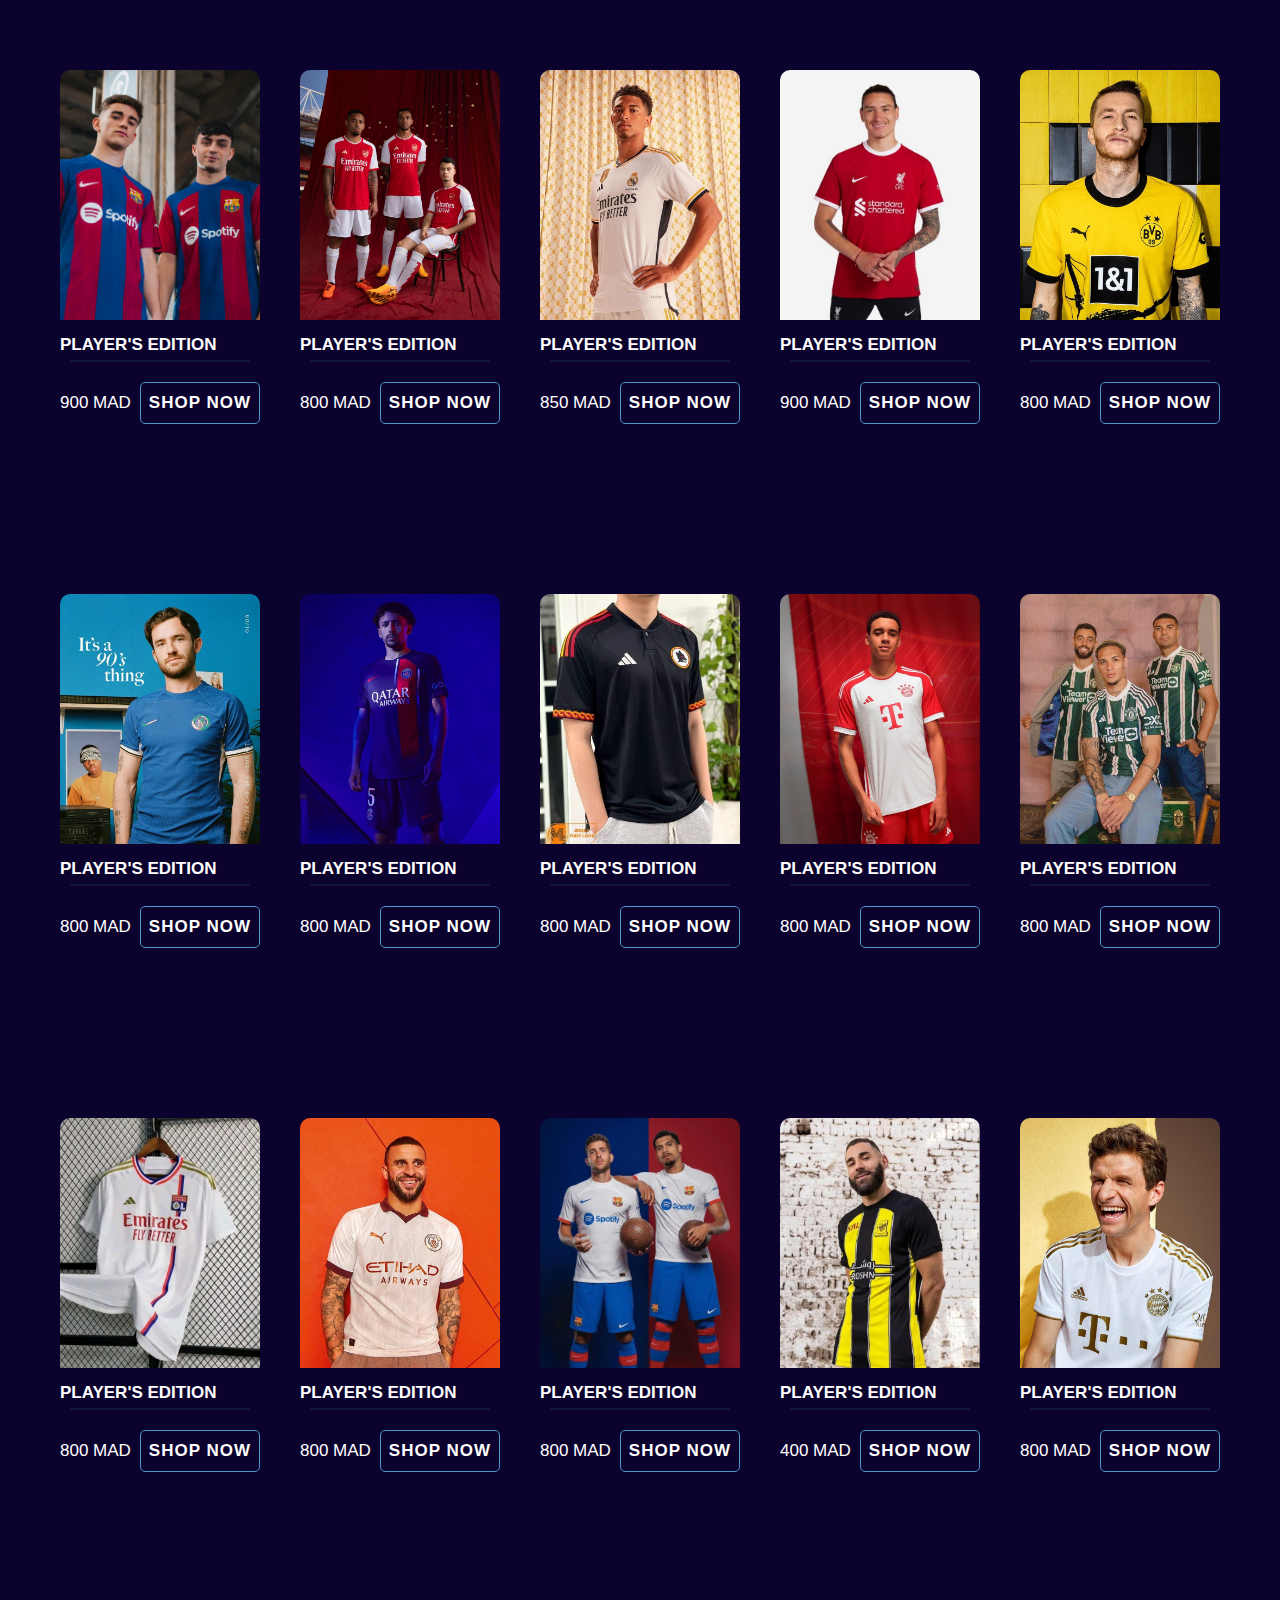
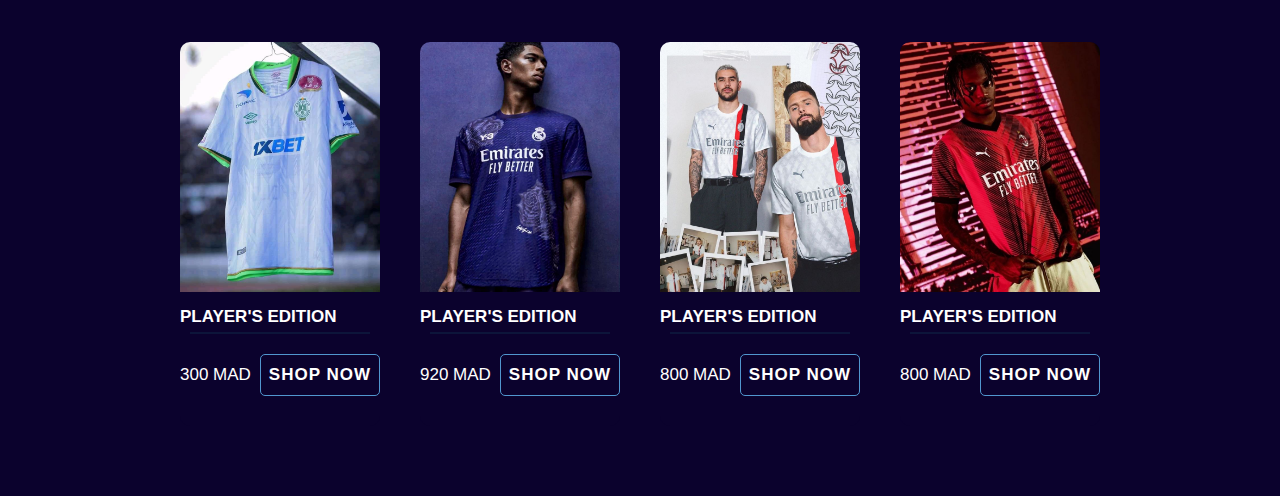
<file: webesite/pages1.html>
<!DOCTYPE html>
<html lang="en">
<head>
    <meta charset="UTF-8">
    <meta name="viewport" content="width=device-width, initial-scale=1.0">
    <link rel="stylesheet" href="style.css">
    <title>Document</title>
    
</head>
<body >
    <div class="aa">
        <div class="bb" data-item="kits">
            <img src="kits/GP21574-Mejorado-NR_68b88452-b70d-4854-a83d-d7a434f6e957_1.webp" >
            <div class="contt">
                <h4>PLAYER'S EDITION</h4>
                <div class="cc"></div>
                <div class="info">
                    <p>900 MAD</p>
                    <a href="#">SHOP NOW</a>
                </div>
            </div>
        </div>
        <div class="bb" data-item="kits">
            <img src="kits/Arsenal 23_24 Home Jersey by adidas.jfif" >
            <div class="contt">
                <h4>PLAYER'S EDITION</h4>
                <div class="cc"></div>
                <div class="info">
                    <p>800 MAD</p>
                    <a href="#">SHOP NOW</a>
                </div>
            </div>
        </div>
        
        <div class="bb" data-item="kits">
            <img src="kits/JUUUDDEEEE_3.jfif" >
            <div class="contt">
                <h4>PLAYER'S EDITION</h4>
                <div class="cc"></div>
                <div class="info">
                    <p>850 MAD</p>
                    <a href="#">SHOP NOW</a>
                </div>
            </div>
        </div>
        
        <div class="bb" data-item="kits">
            <img src="kits/LFC Nike Mens 23_24 Home Match Jersey.jfif" >
            <div class="contt">
                <h4>PLAYER'S EDITION</h4>
                <div class="cc"></div>
                <div class="info">
                    <p>900 MAD</p>
                    <a href="#">SHOP NOW</a>
                </div>
            </div>
        </div>
        <div class="bb" data-item="kits">
            <img src="kits/f922aeab-9640-4771-8fad-80f6df53c984.jfif" >
            <div class="contt">
                <h4>PLAYER'S EDITION</h4>
                <div class="cc"></div>
                <div class="info">
                    <p>800 MAD</p>
                    <a href="#">SHOP NOW</a>
                </div>
            </div>
        </div>
        <div class="bb" data-item="kits">
            <img src="kits/It's a 90's thing ✔.jfif" >
            <div class="contt">
                <h4>PLAYER'S EDITION</h4>
                <div class="cc"></div>
                <div class="info">
                    <p>800 MAD</p>
                    <a href="#">SHOP NOW</a>
                </div>
            </div>
        </div>
        <div class="bb" data-item="kits">
            <img src="kits/Marquinhos.jfif" >
            <div class="contt">
                <h4>PLAYER'S EDITION</h4>
                <div class="cc"></div>
                <div class="info">
                    <p>800 MAD</p>
                    <a href="#">SHOP NOW</a>
                </div>
            </div>
        </div>
        <div class="bb" data-item="kits">
            <img src="kits/AS Roma 2023-24 Third Kit.jfif" >
            <div class="contt">
                <h4>PLAYER'S EDITION</h4>
                <div class="cc"></div>
                <div class="info">
                    <p>800 MAD</p>
                    <a href="#">SHOP NOW</a>
                </div>
            </div>
        </div>
        <div class="bb" data-item="kits">
            <img src="kits/Jamal Musiala (1).jfif" >
            <div class="contt">
                <h4>PLAYER'S EDITION</h4>
                <div class="cc"></div>
                <div class="info">
                    <p>800 MAD</p>
                    <a href="#">SHOP NOW</a>
                </div>
            </div>
        </div>
        <div class="bb" data-item="kits">
            <img src="kits/787ee4a9-011f-466c-8df3-eab3f74f5f9a.jfif" >
            <div class="contt">
                <h4>PLAYER'S EDITION</h4>
                <div class="cc"></div>
                <div class="info">
                    <p>800 MAD</p>
                    <a href="#">SHOP NOW</a>
                </div>
            </div>
        </div>
        <div class="bb" data-item="kits">
            <img src="kits/efe9a3ed-68e6-421f-92e3-bdd12f56f69e.jfif" >
            <div class="contt">
                <h4>PLAYER'S EDITION</h4>
                <div class="cc"></div>
                <div class="info">
                    <p>800 MAD</p>
                    <a href="#">SHOP NOW</a>
                </div>
            </div>
        </div>
        <div class="bb" data-item="kits">
            <img src="kits/0314f6bb-cbae-462d-a131-76c43d66b9f8.jfif" >
            <div class="contt">
                <h4>PLAYER'S EDITION</h4>
                <div class="cc"></div>
                <div class="info">
                    <p>800 MAD</p>
                    <a href="#">SHOP NOW</a>
                </div>
            </div>
        </div>
        <div class="bb" data-item="kits">
            <img src="kits/145ca85f-fdf3-4cdd-91fd-ff69193d34cc.jfif" >
            <div class="contt">
                <h4>PLAYER'S EDITION</h4>
                <div class="cc"></div>
                <div class="info">
                    <p>800 MAD</p>
                    <a href="#">SHOP NOW</a>
                </div>
            </div>
        </div>
        <div class="bb" data-item="kits">
            <img src="kits/23 24 BENZEMA Al Ittihad FC club Soccer Jerseys 2023 2024 KANTE Romarinho Home Yellow Away White Third Jota Wine Costa Coronado Hegazy Men _ Kids kit.jfif" >
            <div class="contt">
                <h4>PLAYER'S EDITION</h4>
                <div class="cc"></div>
                <div class="info">
                    <p>400 MAD</p>
                    <a href="#">SHOP NOW</a>
                </div>
            </div>
        </div>
        <div class="bb" data-item="kits">
            <img src="kits/adidas Launch Bayern Munich 22_23 Away Shirt - SoccerBible.jfif" >
            <div class="contt">
                <h4>PLAYER'S EDITION</h4>
                <div class="cc"></div>
                <div class="info">
                    <p>800 MAD</p>
                    <a href="#">SHOP NOW</a>
                </div>
            </div>
        </div>
        <div class="bb" data-item="kits">
            <img src="kits/RCA AESTHETIC.jfif" >
            <div class="contt">
                <h4>PLAYER'S EDITION</h4>
                <div class="cc"></div>
                <div class="info">
                    <p>300 MAD</p>
                    <a href="#">SHOP NOW</a>
                </div>
            </div>
        </div>
        <div class="bb" data-item="kits">
            <img src="kits/Bellingham.jfif" >
            <div class="contt">
                <h4>PLAYER'S EDITION</h4>
                <div class="cc"></div>
                <div class="info">
                    <p>920 MAD</p>
                    <a href="#">SHOP NOW</a>
                </div>
            </div>
        </div>
        <div class="bb" data-item="kits">
            <img src="kits/c4b4295d-9979-4cc3-81ae-54b90a17f994.jfif" >
            <div class="contt">
                <h4>PLAYER'S EDITION</h4>
                <div class="cc"></div>
                <div class="info">
                    <p>800 MAD</p>
                    <a href="#">SHOP NOW</a>
                </div>
            </div>
        </div>
        <div class="bb" data-item="kits">
            <img src="kits/Ac milan 23_24 home kit.jfif" >
            <div class="contt">
                <h4>PLAYER'S EDITION</h4>
                <div class="cc"></div>
                <div class="info">
                    <p>800 MAD</p>
                    <a href="#">SHOP NOW</a>
                </div>
            </div>
        </div>
        
        
        
    </div>

</body>
</html>
</file>
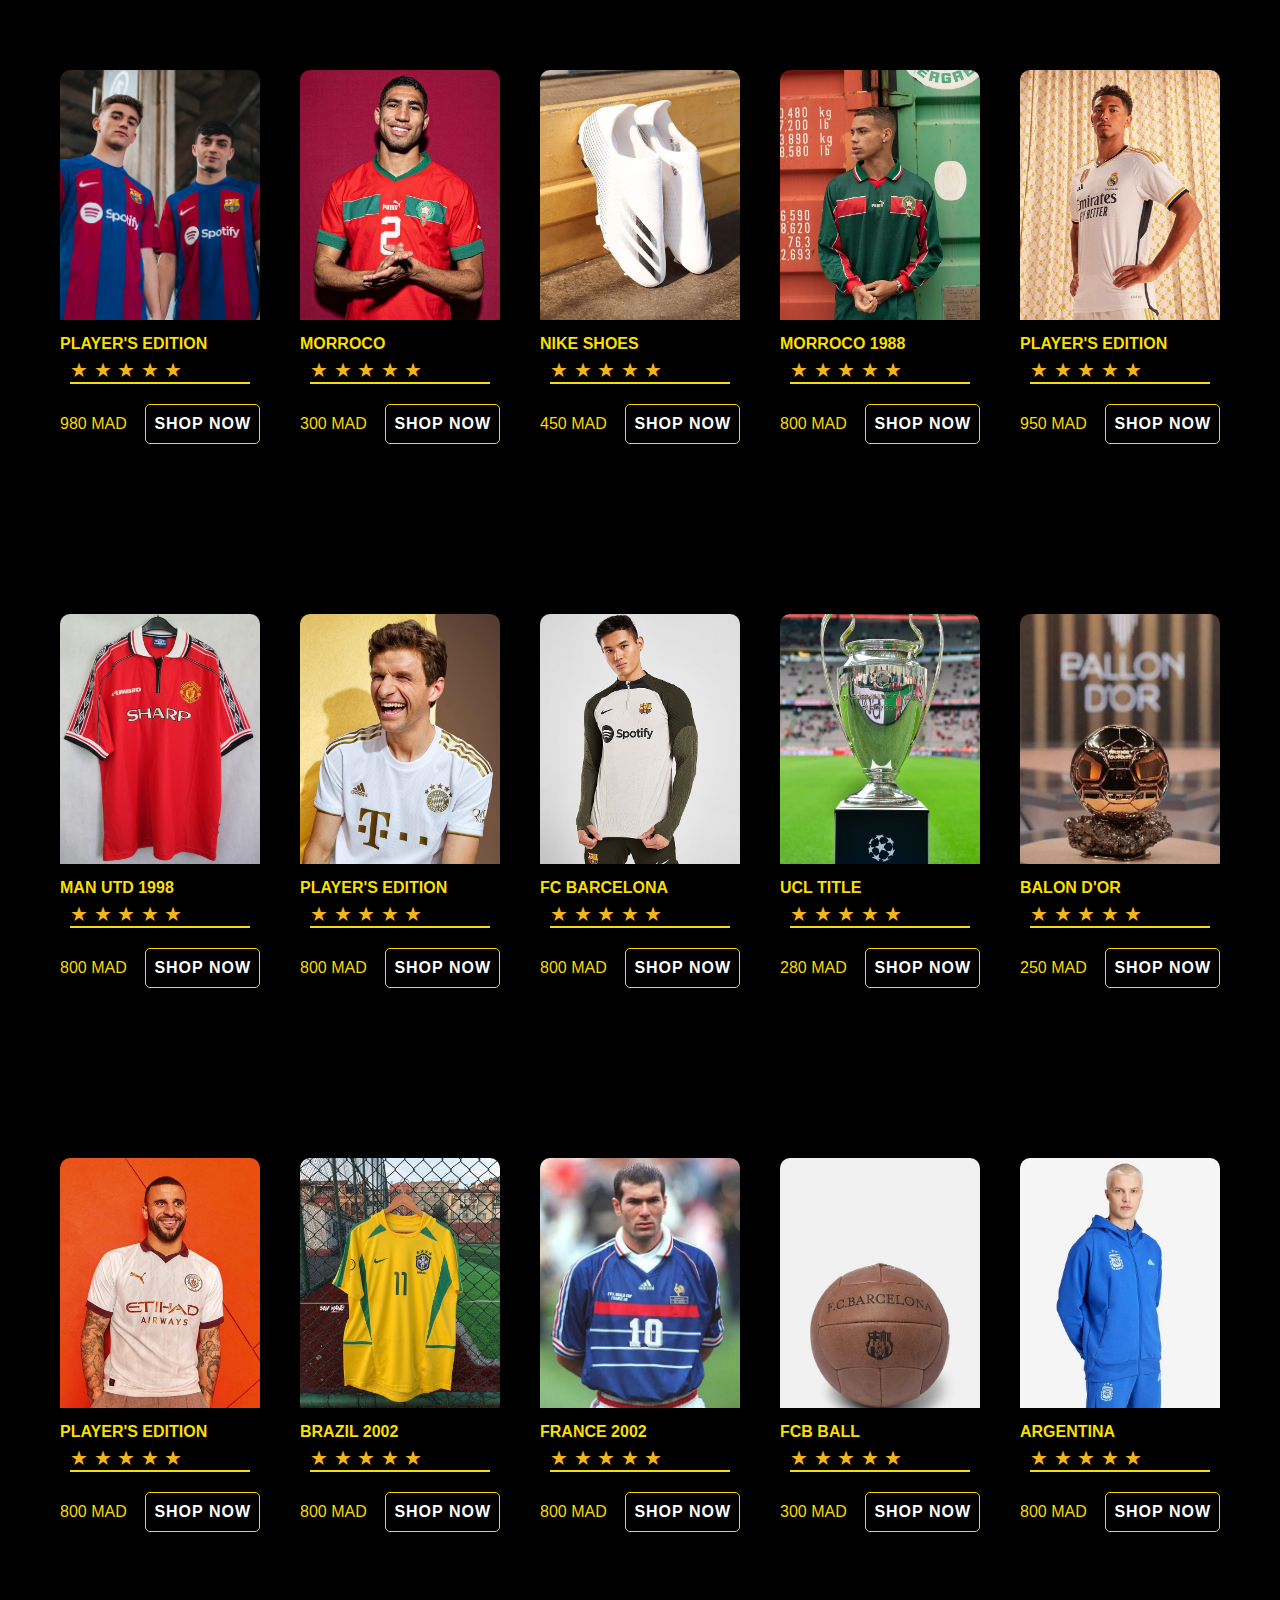
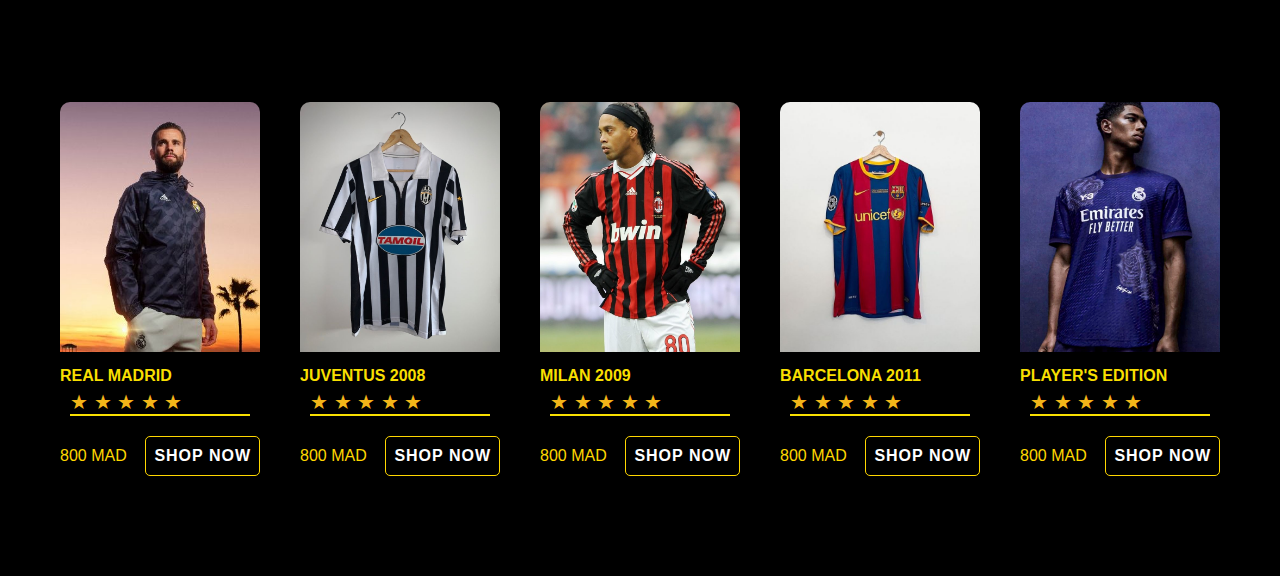
<file: webesite/vvvv.html>
<!DOCTYPE html>
<html lang="fr">
<head>
    <meta charset="UTF-8">
    <meta name="viewport" content="width=device-width, initial-scale=1.0">
    <title>Collection de Tenues de Football</title>
    <link rel="stylesheet" href="ddd.css">
</head>
<body>
   
    <div class="aa">
        <div class="bb" data-item="kits">
            <img src="kits/GP21574-Mejorado-NR_68b88452-b70d-4854-a83d-d7a434f6e957_1.webp" >
            <div class="contt">
                <h4>PLAYER'S EDITION</h4>
                <div class="star">
                    <span class="star">&#9733;</span>
                    <span class="star">&#9733;</span>
                    <span class="star">&#9733;</span>
                    <span class="star">&#9733;</span>
                    <span class="star">&#9733;</span>
                </div>
                <div class="cc"></div>
                <div class="info">
                    <p>980 MAD</p>
                    <a href="#">SHOP NOW</a>
                </div>
            </div>
        </div>
        <div class="bb" data-item="kits">
            <img src="national t-shirt/HAK.jfif" >
            <div class="contt">
                <h4>MORROCO</h4>
                <div class="star">
                    <span class="star">&#9733;</span>
                    <span class="star">&#9733;</span>
                    <span class="star">&#9733;</span>
                    <span class="star">&#9733;</span>
                    <span class="star">&#9733;</span>
                </div>
                <div class="cc"></div>
                <div class="info">
                    <p>300 MAD</p>
                    <a href="#">SHOP NOW</a>
                </div>
            </div>
        </div>
        
        <div class="bb" data-item="kits">
            <img src="accesoire/Where To Buy Shop Soccer Shoes,Nike Soccer Cleats,Adidas Soccer Shoes.jfif" >
            <div class="contt">
                <h4>NIKE SHOES</h4>
                <div class="star">
                    <span class="star">&#9733;</span>
                    <span class="star">&#9733;</span>
                    <span class="star">&#9733;</span>
                    <span class="star">&#9733;</span>
                    <span class="star">&#9733;</span>
                </div>
                <div class="cc"></div>
                <div class="info">
                    <p>450 MAD</p>
                    <a href="#">SHOP NOW</a>
                </div>
            </div>
        </div>
        
        <div class="bb" data-item="kits">
            <img src="classics/T-shirt équipe Nationale Maroc.jfif" >
            <div class="contt">
                <h4>MORROCO 1988</h4>
                <div class="star">
                    <span class="star">&#9733;</span>
                    <span class="star">&#9733;</span>
                    <span class="star">&#9733;</span>
                    <span class="star">&#9733;</span>
                    <span class="star">&#9733;</span>
                </div>
                <div class="cc"></div>
                <div class="info">
                    <p>800 MAD</p>
                    <a href="#">SHOP NOW</a>
                </div>
            </div>
        </div>
        <div class="bb" data-item="kits">
            <img src="kits/JUUUDDEEEE_3.jfif" >
            <div class="contt">
                <h4>PLAYER'S EDITION</h4>
                <div class="star">
                    <span class="star">&#9733;</span>
                    <span class="star">&#9733;</span>
                    <span class="star">&#9733;</span>
                    <span class="star">&#9733;</span>
                    <span class="star">&#9733;</span>
                </div>
                <div class="cc"></div>
                <div class="info">
                    <p>950 MAD</p>
                    <a href="#">SHOP NOW</a>
                </div>
            </div>
        </div>
        <div class="bb" data-item="kits">
            <img src="classics/Memorabilia Football Shirts (English Clubs) for Sale - eBay.jfif" >
            <div class="contt">
                <h4>MAN UTD 1998</h4>
                <div class="star">
                    <span class="star">&#9733;</span>
                    <span class="star">&#9733;</span>
                    <span class="star">&#9733;</span>
                    <span class="star">&#9733;</span>
                    <span class="star">&#9733;</span>
                </div>
                <div class="cc"></div>
                <div class="info">
                    <p>800 MAD</p>
                    <a href="#">SHOP NOW</a>
                </div>
            </div>
        </div>
        <div class="bb" data-item="kits">
            <img src="kits/adidas Launch Bayern Munich 22_23 Away Shirt - SoccerBible.jfif" >
            <div class="contt">
                <h4>PLAYER'S EDITION</h4>
                <div class="star">
                    <span class="star">&#9733;</span>
                    <span class="star">&#9733;</span>
                    <span class="star">&#9733;</span>
                    <span class="star">&#9733;</span>
                    <span class="star">&#9733;</span>
                </div>
                <div class="cc"></div>
                <div class="info">
                    <p>800 MAD</p>
                
                    <a href="#">SHOP NOW</a>
                </div>
            </div>
        </div>
        <div class="bb" data-item="kits">
            <img src="training/Men's Nike _ Trainers, Air Max, High Tops, Hoodies & More _ JD Sports UK.jfif" >
            <div class="contt">
                <h4>FC BARCELONA</h4>
                <div class="star">
                    <span class="star">&#9733;</span>
                    <span class="star">&#9733;</span>
                    <span class="star">&#9733;</span>
                    <span class="star">&#9733;</span>
                    <span class="star">&#9733;</span>
                </div>
                <div class="cc"></div>
                <div class="info">
                    <p>800 MAD</p>
                    <a href="#">SHOP NOW</a>
                </div>
            </div>
        </div>
        <div class="bb" data-item="kits">
            <img src="accesoire/a30cc79b-60b3-48d4-8cbc-cbf2ccbf53e0.jfif" >
            <div class="contt">
                <h4>UCL TITLE</h4>
                <div class="star">
                    <span class="star">&#9733;</span>
                    <span class="star">&#9733;</span>
                    <span class="star">&#9733;</span>
                    <span class="star">&#9733;</span>
                    <span class="star">&#9733;</span>
                </div>
                <div class="cc"></div>
                <div class="info">
                    <p>280 MAD</p>
                    <a href="#">SHOP NOW</a>
                </div>
            </div>
        </div>
        <div class="bb" data-item="kits">
            <img src="accesoire/e70168ba-b46d-4517-b16b-a5a88f2dc94c.jfif" >
            <div class="contt">
                <h4>BALON D'OR</h4>
                <div class="star">
                    <span class="star">&#9733;</span>
                    <span class="star">&#9733;</span>
                    <span class="star">&#9733;</span>
                    <span class="star">&#9733;</span>
                    <span class="star">&#9733;</span>
                </div>
                <div class="cc"></div>
                <div class="info">
                    <p>250 MAD</p>
                    <a href="#">SHOP NOW</a>
                </div>
            </div>
        </div>
        <div class="bb" data-item="kits">
            <img src="kits/0314f6bb-cbae-462d-a131-76c43d66b9f8.jfif" >
            <div class="contt">
                <h4>PLAYER'S EDITION</h4>
                <div class="star">
                    <span class="star">&#9733;</span>
                    <span class="star">&#9733;</span>
                    <span class="star">&#9733;</span>
                    <span class="star">&#9733;</span>
                    <span class="star">&#9733;</span>
                </div>
                <div class="cc"></div>
                <div class="info">
                    <p>800 MAD</p>
                    <a href="#">SHOP NOW</a>
                </div>
            </div>
        </div>
        <div class="bb" data-item="kits">
            <img src="classics/Camisa Seleção Brasileira retrô - Copa 2002.jfif" >
            <div class="contt">
                <h4>BRAZIL 2002</h4>
                <div class="star">
                    <span class="star">&#9733;</span>
                    <span class="star">&#9733;</span>
                    <span class="star">&#9733;</span>
                    <span class="star">&#9733;</span>
                    <span class="star">&#9733;</span>
                </div>
                <div class="cc"></div>
                <div class="info">
                    <p>800 MAD</p>
                    <a href="#">SHOP NOW</a>
                </div>
            </div>
        </div>
        <div class="bb" data-item="kits">
            <img src="classics/France V England 2000 Football Photos and Premium High Res Pictures.jfif" >
            <div class="contt">
                <h4>FRANCE 2002</h4>
                <div class="star">
                    <span class="star">&#9733;</span>
                    <span class="star">&#9733;</span>
                    <span class="star">&#9733;</span>
                    <span class="star">&#9733;</span>
                    <span class="star">&#9733;</span>
                </div>
                <div class="cc"></div>
                <div class="info">
                    <p>800 MAD</p>
                    <a href="#">SHOP NOW</a>
                </div>
            </div>
        </div>
        <div class="bb" data-item="kits">
            <img src="accesoire/unnamed_34d04124-7ea2-4aca-a58e-067f60e1da00.webp" >
            <div class="contt">
                <h4>FCB BALL</h4>
                <div class="star">
                    <span class="star">&#9733;</span>
                    <span class="star">&#9733;</span>
                    <span class="star">&#9733;</span>
                    <span class="star">&#9733;</span>
                    <span class="star">&#9733;</span>
                </div>
                <div class="cc"></div>
                <div class="info">
                    <p>300 MAD</p>
                    <a href="#">SHOP NOW</a>
                </div>
            </div>
        </div>
        <div class="bb" data-item="kits">
            <img src="training/adidas Argentina 2024 Travel FZHD Top Bold Blue.jfif" >
            <div class="contt">
                <h4>ARGENTINA</h4>
                <div class="star">
                    <span class="star">&#9733;</span>
                    <span class="star">&#9733;</span>
                    <span class="star">&#9733;</span>
                    <span class="star">&#9733;</span>
                    <span class="star">&#9733;</span>
                </div>
                <div class="cc"></div>
                <div class="info">
                    <p>800 MAD</p>
                    <a href="#">SHOP NOW</a>
                </div>
            </div>
        </div>
        <div class="bb" data-item="kits">
            <img src="training/6_.jfif" >
            <div class="contt">
                <h4>REAL MADRID</h4>
                <div class="star">
                    <span class="star">&#9733;</span>
                    <span class="star">&#9733;</span>
                    <span class="star">&#9733;</span>
                    <span class="star">&#9733;</span>
                    <span class="star">&#9733;</span>
                </div>
                <div class="cc"></div>
                <div class="info">
                    <p>800 MAD</p>
                    <a href="#">SHOP NOW</a>
                </div>
            </div>
        </div>
        <div class="bb" data-item="kits">
            <img src="classics/Jersey Nike Juventus 2008 Local.jfif" >
            <div class="contt">
                <h4>JUVENTUS 2008</h4>
                <div class="star">
                    <span class="star">&#9733;</span>
                    <span class="star">&#9733;</span>
                    <span class="star">&#9733;</span>
                    <span class="star">&#9733;</span>
                    <span class="star">&#9733;</span>
                </div>
                <div class="cc"></div>
                <div class="info">
                    <p>800 MAD</p>
                    <a href="#">SHOP NOW</a>
                </div>
            </div>
        </div>
        <div class="bb" data-item="kits">
            <img src="classics/téléchargé.jfif" >
            <div class="contt">
                <h4>MILAN 2009</h4>
                <div class="star">
                    <span class="star">&#9733;</span>
                    <span class="star">&#9733;</span>
                    <span class="star">&#9733;</span>
                    <span class="star">&#9733;</span>
                    <span class="star">&#9733;</span>
                </div>
                <div class="cc"></div>
                <div class="info">
                    <p>800 MAD</p>
                    <a href="#">SHOP NOW</a>
                </div>
            </div>
        </div>
        <div class="bb" data-item="kits">
            <img src="classics/44a7390e-d62c-4b87-bf8d-3081cc3df0fe.jfif" >
            <div class="contt">
                <h4>BARCELONA 2011</h4>
                <div class="star">
                    <span class="star">&#9733;</span>
                    <span class="star">&#9733;</span>
                    <span class="star">&#9733;</span>
                    <span class="star">&#9733;</span>
                    <span class="star">&#9733;</span>
                </div>
                <div class="cc"></div>
                <div class="info">
                    <p>800 MAD</p>
                    <a href="#">SHOP NOW</a>
                </div>
            </div>
        </div>
        <div class="bb" data-item="kits">
            <img src="kits/Bellingham.jfif" >
            <div class="contt">
                <h4>PLAYER'S EDITION</h4>
                <div class="star">
                    <span class="star">&#9733;</span>
                    <span class="star">&#9733;</span>
                    <span class="star">&#9733;</span>
                    <span class="star">&#9733;</span>
                    <span class="star">&#9733;</span>
                </div>
                <div class="cc"></div>
                <div class="info">
                    <p>800 MAD</p>
                    <a href="#">SHOP NOW</a>
                </div>
            </div>
        </div>  
          
</body>
</html>
</file>
<file: webesite/style11.css>
*{
	margin: 0;
	padding: 0;
	box-sizing: border-box;
	font-family: 'Poppins', sans-serif;
}
body{
	width: 100%;
	min-height: 100vh;
	background-color: #2e2e2e;
	color: white;
}
.container{
	width: 100%;
	min-height: 100vh;
	display: flex;
	justify-content: center;
	align-items: center;
	padding: 30px 8%;
}
.container .row{
	display: flex;
	justify-content: space-between;
	width: 100%;
	max-width: 1100px;
}
.row section.col{
	display: flex;
	flex-direction: column;
}
.row section.left{
	flex-basis: 35%;
	min-width: 320px;
	margin-right: 60px;
}
.row section.right{
	flex-basis: 60%;
}
section.left .contactTitle h2{
	position: relative;
	font-size: 28px;
	color: #ddd;
	display: inline-block;
	margin-bottom: 25px;
}
section.left .contactTitle h2::before{
	content: '';
	position: absolute;
	width: 50%;
	height: 1px;
	background-color: #888;
	top: 120%;
	left: 0;
}
section.left .contactTitle h2::after{
	content: '';
	position: absolute;
	width: 25%;
	height: 3px;
	background-color: dodgerblue;
	top: calc(120% - 1px);
	left: 0;
}
section.left .contactTitle p{
	font-size: 17px;
	color: #ccc;
	letter-spacing: 1px;
	line-height: 1.2;
	padding-bottom: 22px;
}
section.left .contactInfo{
	margin-bottom: 16px;
}
.contactInfo .iconGroup{
	display: flex;
	align-items: center;
	margin: 25px 0px;
}
.iconGroup .icon{
	width: 45px;
	height: 45px;
	border: 2px solid dodgerblue;
	border-radius: 50%;
	margin-right: 20px;
	position: relative;
}
.iconGroup .icon i{
	font-size: 20px;
	color: #ddd;
	position: absolute;
	top: 50%;
	left: 50%;
	transform: translate(-50%, -50%);
}
.iconGroup .details span{
	display: block;
	color: #888;
	font-size: 18px;
}
.iconGroup .details span:nth-child(1){
	text-transform: uppercase;
	color: #ccc;
}
section.left .socialMedia{
	display: flex;
	justify-content: flex-start;
	align-items: center;
	flex-wrap: wrap;
	margin: 22px 0px 20px;
}
.socialMedia a{
	width: 35px;
	height: 35px;
	text-decoration: none;
	text-align: center;
	margin-right: 15px;
	border-radius: 5px;
	background-color: dodgerblue;
	transition: 0.4s;
}
.socialMedia a i{
	color: #ddd;
	font-size: 18px;
	line-height: 35px;
	border: 1px solid transparent;
	transition-delay: 0.4s;
}
.socialMedia a:hover{
	transform: translateY(-5px);
	background-color: #2e2e2e;
	color: dodgerblue;
	border: 1px solid dodgerblue;
}
.socialMedia a:hover i{
	color: dodgerblue;
}

/* Code for the right section (column) */

.row section.right .messageForm{
	display: flex;
	justify-content: space-between;
	flex-wrap: wrap;
	padding-top: 30px;
}
.row section.right .inputGroup{
	margin: 18px 0px;
	position: relative;
}
.messageForm .halfWidth{
	flex-basis: 48%;
}
.messageForm .fullWidth{
	flex-basis: 100%;
}
.messageForm input, .messageForm textarea{
	width: 100%;
	font-size: 18px;
	padding: 2px 0px;
	background-color: #2e2e2e;
	color: #ddd;
	border: none;
	border-bottom: 2px solid #666;
	outline: none;
}
.messageForm textarea{
	resize: none;
	height: 220px;
	display: block;
}
textarea::-webkit-scrollbar{
	width: 5px;
}
textarea::-webkit-scrollbar-track{
	background-color: #1e1e1e;
	border-radius: 15px;
}
textarea::-webkit-scrollbar-thumb{
	background-color: dodgerblue;
	border-radius: 15px;
}
.inputGroup label{
	position: absolute;
	left: 0;
	bottom: 4px;
	color: #888;
	font-size: 18px;
	transition: 0.4s;
	pointer-events: none;
}
.inputGroup:nth-child(4) label{
	top: 2px;
}
.inputGroup input:focus ~ label, .inputGroup textarea:focus ~ label,
.inputGroup input:valid ~ label, .inputGroup textarea:valid ~ label
{
	transform: translateY(-30px);
	font-size: 16px;
}
.inputGroup button{
	padding: 8px 16px;
	font-size: 18px;
	background-color: dodgerblue;
	color: #ddd;
	border: 1px solid transparent;
	border-radius: 25px;
	outline: none;
	cursor: pointer;
	box-shadow: 0px 8px 15px rgba(0, 0, 0, 0.3);
	transition: 0.4s;
}
.inputGroup button:hover{
	background-color: #2e2e2e;
	color: dodgerblue;
	box-shadow: 0px 0px 15px rgba(0, 0, 0, 0.3);
	border: 1px solid dodgerblue;
}
@media(max-width: 1100px){
	.messageForm .halfWidth{
		flex-basis: 100%;
	}
}
@media(max-width: 900px){
	.container .row{
		flex-wrap: wrap;
	}
	.row section.left, .row section.right{
		flex-basis: 100%;
		margin: 0px;
	}
}
</file>
<file: webesite/style.css>
*{
    margin: 0;
    padding: 0;
    box-sizing: border-box;
    font-family: 'poppins',sans-serif;
}
body{
    background: #0b022d;
}
header{
    position: fixed;
    top: 0;
    left: 0;
    width: 100%;
    padding: 7px 100px;
    display: flex;
    justify-content: space-between;
    align-items: center;
    
    transition: 0.5s;
    z-index: 1000;

}
.sticky{
    background: #0d153a;
    box-shadow: 0.5px 10px rgba(0,0,0,0.1);
}
header .logo{
    position: relative;
    color: aliceblue;
    text-decoration:none ;
    font-weight: 700;
    font-size: 2em;
}
.xx {
    display: flex;
    justify-content: center;
    align-items: center;
}
  


header ul li {
    list-style: none;
    margin: 10px;

}
header ul li a{
    color: #fff;
    text-decoration: none;
    padding: 10px 20px ;
    border-radius: 5px;
}
header ul li a:hover{
    background: #5196ce;
    color: #0b022d;
    box-shadow: 0 0 10px #5196ce;
}
header .action .searchbx{
    padding: 5px;
    margin: 5px;
    display: flex;
    align-items: center;
    justify-content: center;
    background: #fff;
    border-radius:5px ;
}
header .action .searchbx input{
    outline: none;
    border: none;
    font-size: medium;
    color: #222;
}
.banner{
    position: relative;
    width: 100%;
    height: 100vh;
    padding:0px 100px ;
    display: flex;
    justify-content: center;
    align-items: center;
}
.banner .bg{
    position: relative;
    width: 100%;
    height: 100vh;
    display: flex;
    justify-content: center;
    align-items: center;

}
.banner .bg .cont{
    width: 99%;
    height: 30%;

}
.banner .bg .cont h2{
    font-size: 4em;
    color: #fff;
    letter-spacing:1px ;

}
.banner .bg .cont a{
    display: inline-block;
    padding: 10px 20px ;
    margin: 20px 0px;
    border: #5196ce solid 1px;
    text-decoration: none;
    font-weight: 700;
    border-radius: 5px;
    color: #fff;
    letter-spacing: 1px;
}
.banner .bg img{
    width: 100%;
    height: 85%;
    margin: 150px 8px 40px 35px;
    object-fit: cover;
    border-radius: 26px;
    overflow: hidden;
    display: block;
    display: block;
  
  border-radius: 25px; /* Adjust border radius as needed */
  box-shadow: 0 0 29px rgba(0, 153, 255, 0.5);
   
  

}

    



.banner .bg .cont a:hover{
    background: #5196ce;
    border: none;
    color: #0b022d;
    box-shadow: 0 0 10px #5196ce;
}
.about{
    position: relative;
    width: 100%;
    min-height: 75vh;
    padding: 40px 90px;
    justify-content: space-between;
    
    display: flex;
    height:30px;
    
}

.about .box{
    width: 70%;
    margin: 30px;

}
.about .box h2{
    font-size: 3em;
    font-weight: 700;
    color: #fff;
}
.about .box  p{
    max-width: 600px;
    text-align: justify;
    color: #dbd9d9;
}
.c{
    display: block;
    
  
  border-radius: 25px; /* Adjust border radius as needed */
  box-shadow: 0 0 30px rgba(96, 5, 148, 0.5);
   
   
    
    margin: 40px 70px -50px 0px;
}
.about .box a{
    display: inline-block;
    padding: 10px 20px ;
    margin: 20px 0px;
    border: #5196ce solid 1px;
    text-decoration: none;
    font-weight: 700;
    border-radius: 5px;
    color: #fff;
    letter-spacing: 1px;
}
.about .box a:hover{
    background: #5196ce;
    border: none;
    color: #0b022d;
    box-shadow: 0 0 10px #5196ce;
}
.aa{
    width: 100%;
    min-height: 100%;
    display: flex;
    flex-wrap: wrap;
    justify-content: center;
    align-items: center;
}
.aa .bb{
    width: 200px;
    border-radius: 10px;
    margin: 70px 20px;
    background: #0b022d;
    overflow: hidden;
    
}
.aa .bb img{
    width: 100%;
    height: 250px;
    object-fit: cover;
    display: block;
    display: block;
  
  
   
}


    


.aa .bb .contt{
    padding: 10px;
}
.aa .bb .contt h4{
    color: #fff;
    margin: 5px -10px;
}


.aa .bb .contt .info{
    border-top: 2px solid #0d153a;
    padding: 5px;
    display: flex;
    justify-content: space-between;
    align-items: center;
}
.aa .bb .contt .info p{
    font-size: 1em;
    color: #fff;
    margin: 15px -15px;
}
.aa .bb .contt .info a{
    display: inline-block;
    padding: 10px 8px ;
    margin: 15px -15px;
    border: #5196ce solid 1px;
    text-decoration: none;
    font-weight: 700;
    border-radius: 5px;
    color: #fff;
    letter-spacing: 1px;
}
.aa .bb .contt .info a:hover{
    background: #5196ce;
    border: none;
    color: #0b022d;
    box-shadow: 0 0 10px #5196ce;
}
*{
    margin: 0;
    padding: 0;
    font-family: Arial, Helvetica, sans-serif;
    font-size: 17px;
    color: white;
}
footer{
    background: #0b022d;
    padding-top: 50px;
}
.container{
    width: 1140px;
    margin: auto;
    display: flex;
    justify-content: center;
}
.footer-content{
    width: 33.3%;
}
h3{
    font-size: 28px;
    margin-bottom: 15px;
    text-align: center;
}
.footer-content p{
    width:190px;
    margin: auto;
    padding: 7px;
}
.footer-content ul{
    text-align: center;
}
.list{
    padding: 0;
}
.list li{
    width: auto;
    text-align: center;
    list-style-type:none;
    padding: 7px;
    position: relative;
}
.list li::before{
    content: '';
    position: absolute;
    transform: translate(-50%,-50%);
    left: 50%;
    top: 100%;
    width: 0;
    height: 2px;
    background: #5196ce;
    transition-duration: .5s;
}
.list li:hover::before{
    width: 70px;
}
.social-icons{
    text-align: center;
    padding: 0;
}
.social-icons li{
    display: inline-block;
    text-align: center;
    padding: 5px;
}
.social-icons i{
    color: white;
    font-size: 25px;
}
a{
    text-decoration: none;
}
a:hover{
    color: #5196ce;
}
.social-icons i:hover{
    color: #f18930;
}
.bottom-bar{
    background: #f18930;
    text-align: center;
    padding: 10px 0;
    margin-top: 50px;
}
.bottom-bar p{
    color: #343434;
    margin: 0;
    font-size: 16px;
    padding: 7px;
}
</file>
<file: webesite/ddd.css>
*{
    margin: 0;
    padding: 0;
    box-sizing: border-box;
    font-family: 'poppins',sans-serif;
}
body{
   background: #000000;
}
header{
    position: fixed;
    top: 0;
    left: 0;
    width: 100%;
    padding: 7px 100px;
    display: flex;
    justify-content: space-between;
    align-items: center;
    
    transition: 0.5s;
    z-index: 1000;

}
.sticky{
    background: #0d153a;
    box-shadow: 0.5px 10px rgba(0,0,0,0.1);
}
header .logo{
    position: relative;
    color: aliceblue;
    text-decoration:none ;
    font-weight: 700;
    font-size: 2em;
}
.xx{
    display: flex;
    justify-content: center;
    align-items: center;
}
  


header ul li {
    list-style: none;
    margin: 10px;
  
        
}
header ul li a{
    color: #fff;
    text-decoration: none;
    padding: 10px 20px ;
    border-radius: 5px;
}
header ul li a:hover{
    background: #5196ce;
    color: #0b022d;
    box-shadow: 0 0 10px #5196ce;
}
header .action .searchbx{
    padding: 5px;
    margin: 5px;
    display: flex;
    align-items: center;
    justify-content: center;
    background: #fff;
    border-radius:5px ;
}
header .action .searchbx input{
    outline: none;
    border: none;
    font-size: medium;
    color: #222;
}
.banner{
    position: relative;
    width: 100%;
    height: 100vh;
    padding:0px 100px ;
    display: flex;
    justify-content: center;
    align-items: center;
}
.banner .bg{
    position: relative;
    width: 100%;
    height: 100vh;
    display: flex;
    justify-content: center;
    align-items: center;

}
.banner .bg .cont{
    width: 99%;
    height: 30%;

}
.banner .bg .cont h2{
    font-size: 4em;
    color: #fff;
    letter-spacing:1px ;

}
.banner .bg .cont a{
    display: inline-block;
    padding: 10px 20px ;
    margin: 20px 0px;
    border: #5196ce solid 1px;
    text-decoration: none;
    font-weight: 700;
    border-radius: 5px;
    color: #fff;
    letter-spacing: 1px;
}
.banner .bg img{
    width: 100%;
    height: 85%;
    margin: 150px 8px 40px 35px;
    object-fit: cover;
    border-radius: 26px;
    overflow: hidden;
    display: block;
    display: block;
  
  border-radius: 25px; /* Adjust border radius as needed */
  box-shadow: 0 0 29px rgba(0, 153, 255, 0.5);
   
  

}

    



.banner .bg .cont a:hover{
    background: #5196ce;
    border: none;
    color: #0b022d;
    box-shadow: 0 0 10px #5196ce;
}
.about{
    position: relative;
    width: 100%;
    min-height: 75vh;
    padding: 40px 90px;
    justify-content: space-between;
    
    display: flex;
    height:30px;
    
}

.about .box{
    width: 70%;
    margin: 30px;

}
.about .box h2{
    font-size: 3em;
    font-weight: 700;
    color: #fff;
}
.about .box  p{
    max-width: 600px;
    text-align: justify;
    color: #dbd9d9;
}
.c{
    display: block;
    
  
  border-radius: 25px; /* Adjust border radius as needed */
  box-shadow: 0 0 30px rgba(96, 5, 148, 0.5);
   
   
    
    margin: 40px 70px -50px 0px;
}
.about .box a{
    display: inline-block;
    padding: 10px 20px ;
    margin: 20px 0px;
    border: #5196ce solid 1px;
    text-decoration: none;
    font-weight: 700;
    border-radius: 5px;
    color: #fff;
    letter-spacing: 1px;
}
.about .box a:hover{
    background: #5196ce;
    border: none;
    color: #0b022d;
    box-shadow: 0 0 10px #5196ce;
}
.aa{
    width: 100%;
    min-height: 100%;
    display: flex;
    flex-wrap: wrap;
    justify-content: center;
    align-items: center;
}
.aa .bb{
    width: 200px;
    border-radius: 10px;
    margin: 70px 20px;
    background: #000000;
    overflow: hidden;
    
}
.aa .bb img{
    width: 100%;
    height: 250px;
    object-fit: cover;
    display: block;
    display: block;
  
  
   
}

.star{
    font-size: 20px;
    color: rgb(243, 181, 25);
   
}
    


.aa .bb .contt{
    padding: 10px;
}
.aa .bb .contt h4{
    color: #f8df01;
    margin: 5px -10px;
}


.aa .bb .contt .info{
    border-top: 2px solid #f8df01;
    padding: 5px;
    display: flex;
    justify-content: space-between;
    align-items: center;
}
.aa .bb .contt .info p{
    font-size: 1em;
    color:rgb(255,215,0);
    margin: 15px -15px;
}
.aa .bb .contt .info a{
    display: inline-block;
    
    padding: 10px 8px ;
    margin: 15px -15px;
    border: #ffd700 solid 1px;
    text-decoration: none;
    font-weight: 700;
    border-radius: 5px;
    color: #fff;
    letter-spacing: 1px;
}

.aa .bb .contt .info a:hover{
    background: #ffff03;
    border: none;
    color: #0b022d;
    box-shadow: 0 0 10px #ffbf00;
    
}
</file>
